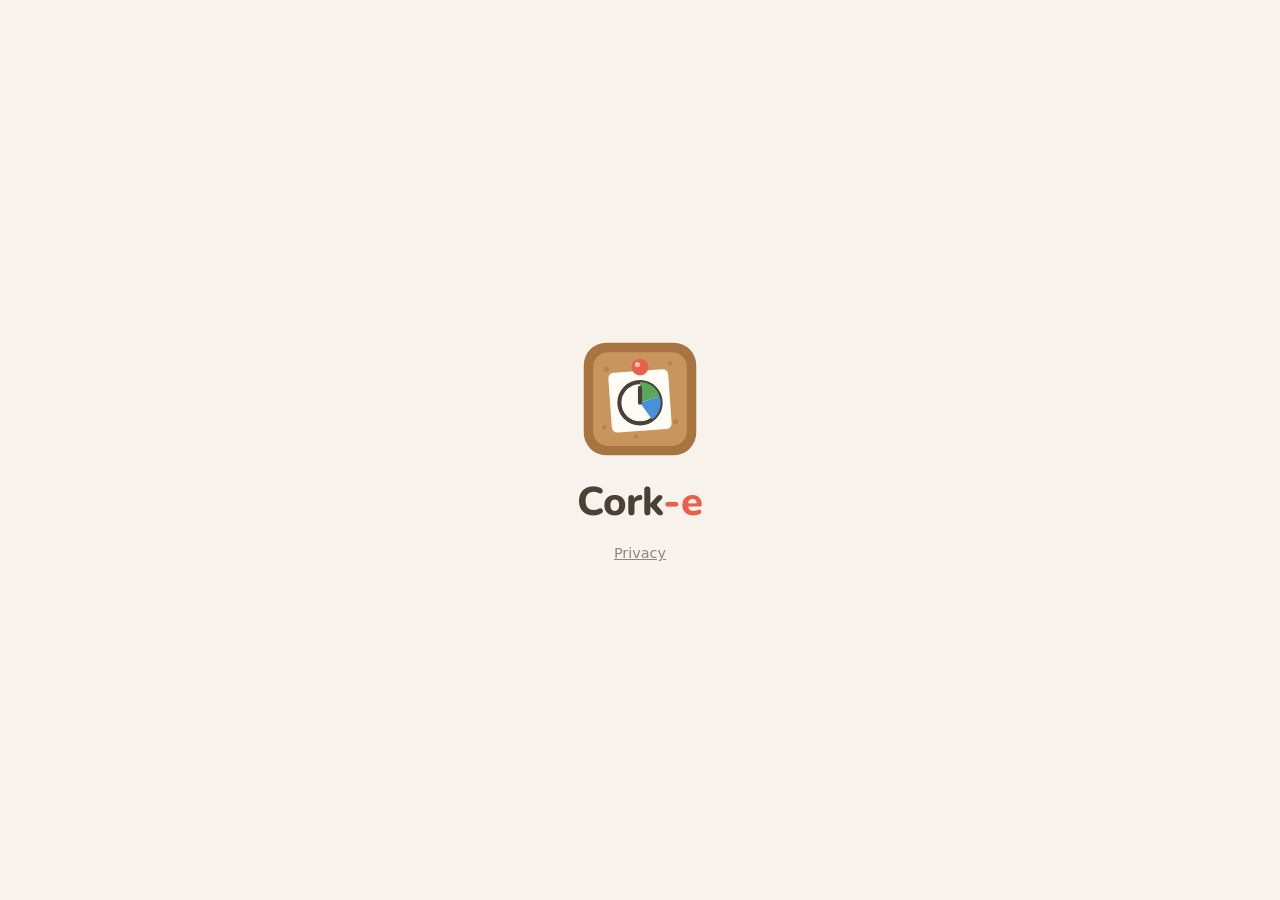
<file: index.html>
<!doctype html>
<html lang="nl">
<head>
  <meta charset="utf-8">
  <meta name="viewport" content="width=device-width, initial-scale=1">
  <meta name="robots" content="noindex">
  <title>Cork-e</title>
  <link rel="icon" href="/logo.svg" type="image/svg+xml">
  <link rel="stylesheet" href="/style.css">
</head>
<body>
  <main>
    <img class="logo" src="/logo.svg" alt="">
    <h1 class="wordmark">Cork<span>-e</span></h1>
    <a class="privacy" href="/privacy.html">Privacy</a>
  </main>
</body>
</html>
</file>
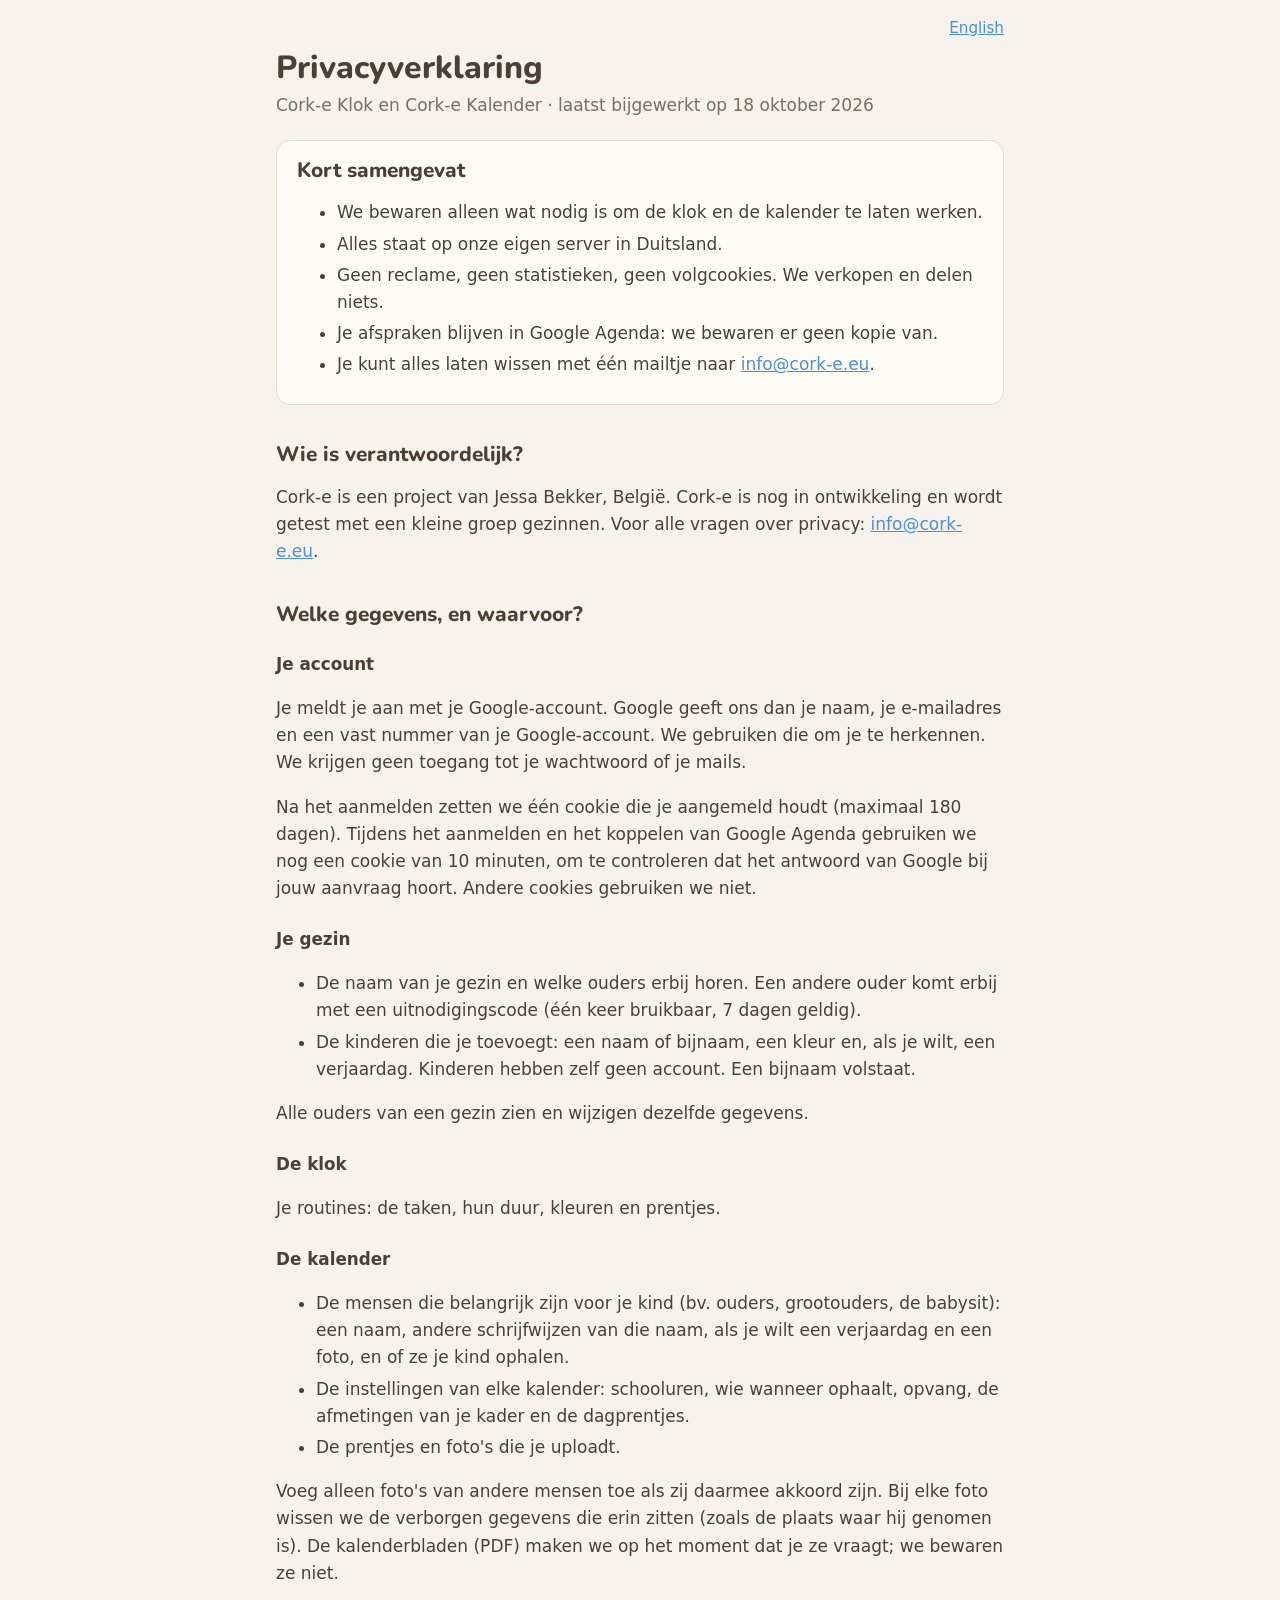
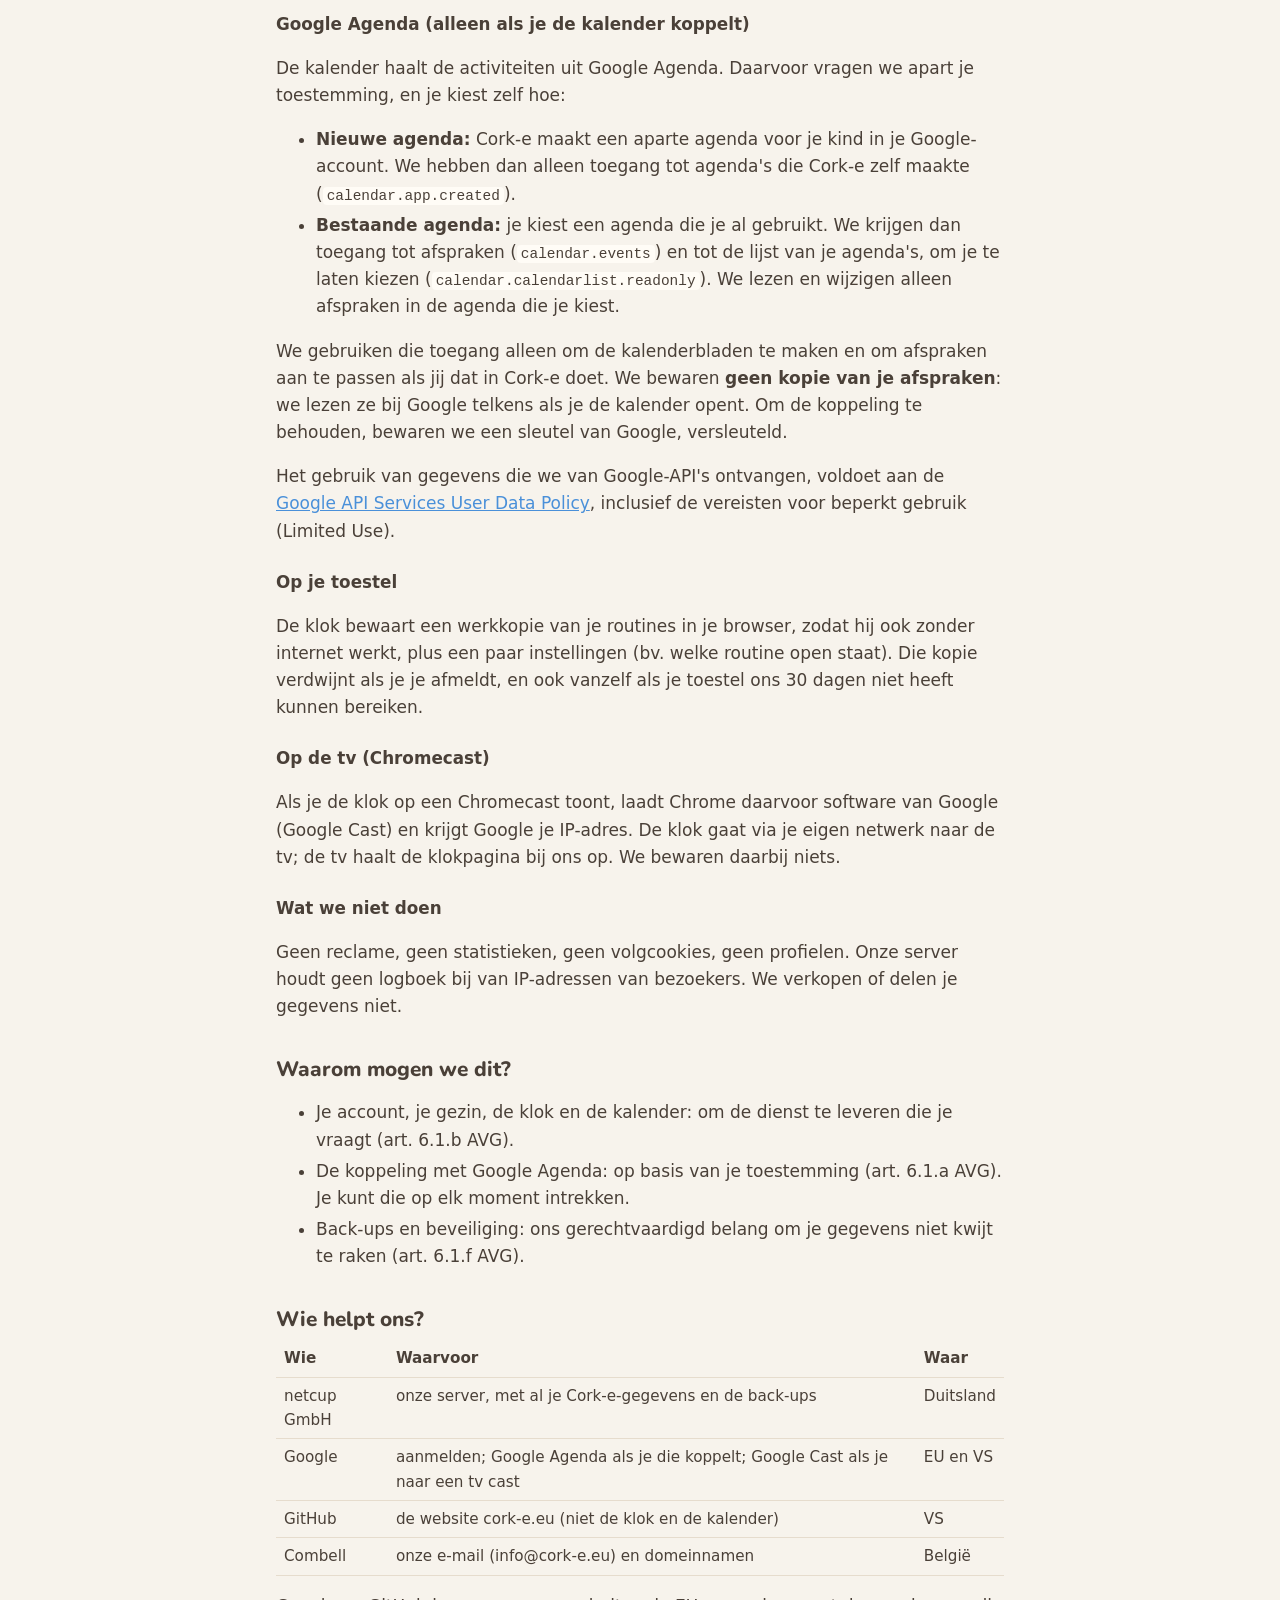
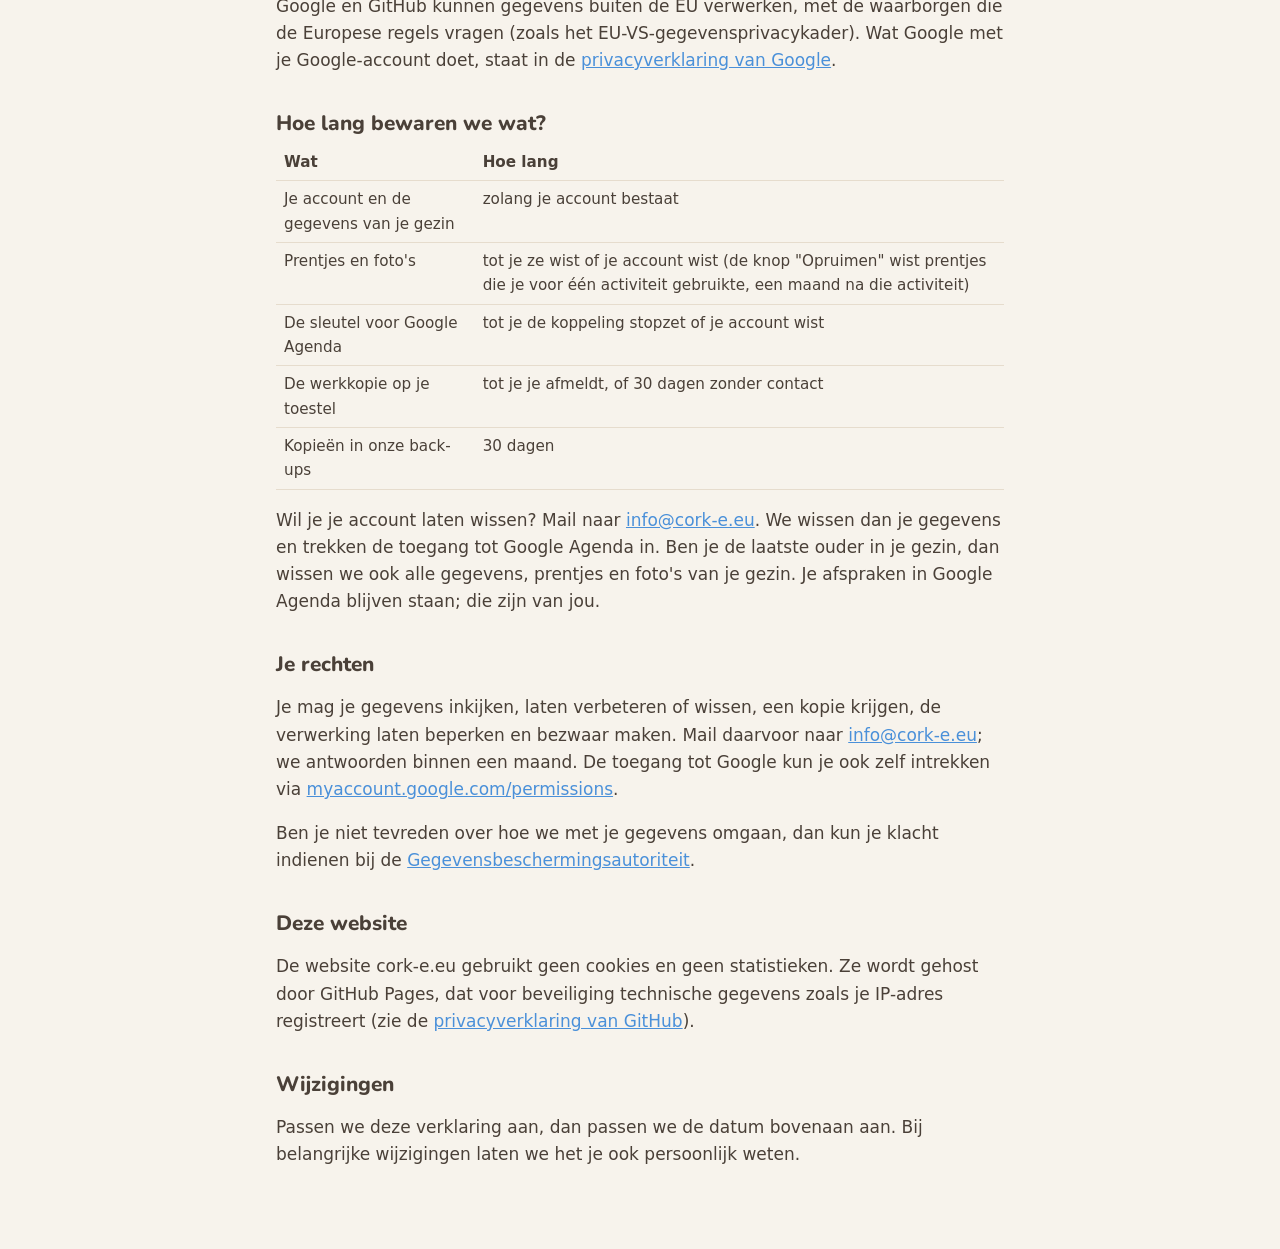
<file: privacy.html>
<!doctype html>
<html lang="nl">
<head>
  <meta charset="utf-8">
  <meta name="viewport" content="width=device-width, initial-scale=1">
  <meta name="robots" content="noindex">
  <title>Privacy · Cork-e</title>
  <link rel="icon" href="/logo.svg" type="image/svg+xml">
  <link rel="alternate" hreflang="en" href="/en/privacy.html">
  <link rel="stylesheet" href="/privacy.css">
</head>
<body>
<main>
  <p class="top"><a href="/en/privacy.html">English</a></p>
  <h1>Privacyverklaring</h1>
  <p class="updated">Cork-e Klok en Cork-e Kalender · laatst bijgewerkt op 18 oktober 2026</p>

  <div class="summary">
    <h2>Kort samengevat</h2>
    <ul>
      <li>We bewaren alleen wat nodig is om de klok en de kalender te laten werken.</li>
      <li>Alles staat op onze eigen server in Duitsland.</li>
      <li>Geen reclame, geen statistieken, geen volgcookies. We verkopen en delen niets.</li>
      <li>Je afspraken blijven in Google Agenda: we bewaren er geen kopie van.</li>
      <li>Je kunt alles laten wissen met één mailtje naar <a href="mailto:info@cork-e.eu">info@cork-e.eu</a>.</li>
    </ul>
  </div>

  <h2>Wie is verantwoordelijk?</h2>
  <p>Cork-e is een project van Jessa Bekker, België. Cork-e is nog in ontwikkeling en wordt
    getest met een kleine groep gezinnen. Voor alle vragen over privacy:
    <a href="mailto:info@cork-e.eu">info@cork-e.eu</a>.</p>

  <h2>Welke gegevens, en waarvoor?</h2>

  <h3>Je account</h3>
  <p>Je meldt je aan met je Google-account. Google geeft ons dan je naam, je e-mailadres en
    een vast nummer van je Google-account. We gebruiken die om je te herkennen. We krijgen
    geen toegang tot je wachtwoord of je mails.</p>
  <p>Na het aanmelden zetten we één cookie die je aangemeld houdt (maximaal 180 dagen).
    Tijdens het aanmelden en het koppelen van Google Agenda gebruiken we nog een cookie van
    10 minuten, om te controleren dat het antwoord van Google bij jouw aanvraag hoort. Andere
    cookies gebruiken we niet.</p>

  <h3>Je gezin</h3>
  <ul>
    <li>De naam van je gezin en welke ouders erbij horen. Een andere ouder komt erbij met
      een uitnodigingscode (één keer bruikbaar, 7 dagen geldig).</li>
    <li>De kinderen die je toevoegt: een naam of bijnaam, een kleur en, als je wilt, een
      verjaardag. Kinderen hebben zelf geen account. Een bijnaam volstaat.</li>
  </ul>
  <p>Alle ouders van een gezin zien en wijzigen dezelfde gegevens.</p>

  <h3>De klok</h3>
  <p>Je routines: de taken, hun duur, kleuren en prentjes.</p>

  <h3>De kalender</h3>
  <ul>
    <li>De mensen die belangrijk zijn voor je kind (bv. ouders, grootouders, de babysit):
      een naam, andere schrijfwijzen van die naam, als je wilt een verjaardag en een foto,
      en of ze je kind ophalen.</li>
    <li>De instellingen van elke kalender: schooluren, wie wanneer ophaalt, opvang, de
      afmetingen van je kader en de dagprentjes.</li>
    <li>De prentjes en foto's die je uploadt.</li>
  </ul>
  <p>Voeg alleen foto's van andere mensen toe als zij daarmee akkoord zijn. Bij elke foto
    wissen we de verborgen gegevens die erin zitten (zoals de plaats waar hij genomen is).
    De kalenderbladen (PDF) maken we op het moment dat je ze vraagt; we bewaren ze niet.</p>

  <h3>Google Agenda (alleen als je de kalender koppelt)</h3>
  <p>De kalender haalt de activiteiten uit Google Agenda. Daarvoor vragen we apart je
    toestemming, en je kiest zelf hoe:</p>
  <ul>
    <li><strong>Nieuwe agenda:</strong> Cork-e maakt een aparte agenda voor je kind in je
      Google-account. We hebben dan alleen toegang tot agenda's die Cork-e zelf maakte
      (<code>calendar.app.created</code>).</li>
    <li><strong>Bestaande agenda:</strong> je kiest een agenda die je al gebruikt. We krijgen
      dan toegang tot afspraken (<code>calendar.events</code>) en tot de lijst van je agenda's,
      om je te laten kiezen (<code>calendar.calendarlist.readonly</code>). We lezen en
      wijzigen alleen afspraken in de agenda die je kiest.</li>
  </ul>
  <p>We gebruiken die toegang alleen om de kalenderbladen te maken en om afspraken aan te
    passen als jij dat in Cork-e doet. We bewaren <strong>geen kopie van je afspraken</strong>:
    we lezen ze bij Google telkens als je de kalender opent. Om de koppeling te behouden,
    bewaren we een sleutel van Google, versleuteld.</p>
  <p>Het gebruik van gegevens die we van Google-API's ontvangen, voldoet aan de
    <a href="https://developers.google.com/terms/api-services-user-data-policy">Google API Services User Data Policy</a>,
    inclusief de vereisten voor beperkt gebruik (Limited Use).</p>

  <h3>Op je toestel</h3>
  <p>De klok bewaart een werkkopie van je routines in je browser, zodat hij ook zonder
    internet werkt, plus een paar instellingen (bv. welke routine open staat). Die kopie
    verdwijnt als je je afmeldt, en ook vanzelf als je toestel ons 30 dagen niet heeft
    kunnen bereiken.</p>

  <h3>Op de tv (Chromecast)</h3>
  <p>Als je de klok op een Chromecast toont, laadt Chrome daarvoor software van Google
    (Google Cast) en krijgt Google je IP-adres. De klok gaat via je eigen netwerk naar de
    tv; de tv haalt de klokpagina bij ons op. We bewaren daarbij niets.</p>

  <h3>Wat we niet doen</h3>
  <p>Geen reclame, geen statistieken, geen volgcookies, geen profielen. Onze server houdt
    geen logboek bij van IP-adressen van bezoekers. We verkopen of delen je gegevens niet.</p>

  <h2>Waarom mogen we dit?</h2>
  <ul>
    <li>Je account, je gezin, de klok en de kalender: om de dienst te leveren die je vraagt
      (art. 6.1.b AVG).</li>
    <li>De koppeling met Google Agenda: op basis van je toestemming (art. 6.1.a AVG). Je kunt
      die op elk moment intrekken.</li>
    <li>Back-ups en beveiliging: ons gerechtvaardigd belang om je gegevens niet kwijt te
      raken (art. 6.1.f AVG).</li>
  </ul>

  <h2>Wie helpt ons?</h2>
  <table>
    <tr><th>Wie</th><th>Waarvoor</th><th>Waar</th></tr>
    <tr><td>netcup GmbH</td><td>onze server, met al je Cork-e-gegevens en de back-ups</td><td>Duitsland</td></tr>
    <tr><td>Google</td><td>aanmelden; Google Agenda als je die koppelt; Google Cast als je naar een tv cast</td><td>EU en VS</td></tr>
    <tr><td>GitHub</td><td>de website cork-e.eu (niet de klok en de kalender)</td><td>VS</td></tr>
    <tr><td>Combell</td><td>onze e-mail (info@cork-e.eu) en domeinnamen</td><td>België</td></tr>
  </table>
  <p>Google en GitHub kunnen gegevens buiten de EU verwerken, met de waarborgen die de
    Europese regels vragen (zoals het EU-VS-gegevensprivacykader). Wat Google met je
    Google-account doet, staat in de <a href="https://policies.google.com/privacy?hl=nl">privacyverklaring van Google</a>.</p>

  <h2>Hoe lang bewaren we wat?</h2>
  <table>
    <tr><th>Wat</th><th>Hoe lang</th></tr>
    <tr><td>Je account en de gegevens van je gezin</td><td>zolang je account bestaat</td></tr>
    <tr><td>Prentjes en foto's</td><td>tot je ze wist of je account wist (de knop "Opruimen" wist prentjes die je voor één activiteit gebruikte, een maand na die activiteit)</td></tr>
    <tr><td>De sleutel voor Google Agenda</td><td>tot je de koppeling stopzet of je account wist</td></tr>
    <tr><td>De werkkopie op je toestel</td><td>tot je je afmeldt, of 30 dagen zonder contact</td></tr>
    <tr><td>Kopieën in onze back-ups</td><td>30 dagen</td></tr>
  </table>
  <p>Wil je je account laten wissen? Mail naar <a href="mailto:info@cork-e.eu">info@cork-e.eu</a>.
    We wissen dan je gegevens en trekken de toegang tot Google Agenda in. Ben je de laatste
    ouder in je gezin, dan wissen we ook alle gegevens, prentjes en foto's van je gezin. Je
    afspraken in Google Agenda blijven staan; die zijn van jou.</p>

  <h2>Je rechten</h2>
  <p>Je mag je gegevens inkijken, laten verbeteren of wissen, een kopie krijgen, de
    verwerking laten beperken en bezwaar maken. Mail daarvoor naar
    <a href="mailto:info@cork-e.eu">info@cork-e.eu</a>; we antwoorden binnen een maand.
    De toegang tot Google kun je ook zelf intrekken via
    <a href="https://myaccount.google.com/permissions">myaccount.google.com/permissions</a>.</p>
  <p>Ben je niet tevreden over hoe we met je gegevens omgaan, dan kun je klacht indienen bij
    de <a href="https://www.gegevensbeschermingsautoriteit.be">Gegevensbeschermingsautoriteit</a>.</p>

  <h2>Deze website</h2>
  <p>De website cork-e.eu gebruikt geen cookies en geen statistieken. Ze wordt gehost door
    GitHub Pages, dat voor beveiliging technische gegevens zoals je IP-adres registreert
    (zie de <a href="https://docs.github.com/en/site-policy/privacy-policies/github-general-privacy-statement">privacyverklaring van GitHub</a>).</p>

  <h2>Wijzigingen</h2>
  <p>Passen we deze verklaring aan, dan passen we de datum bovenaan aan. Bij belangrijke
    wijzigingen laten we het je ook persoonlijk weten.</p>
</main>
</body>
</html>
</file>
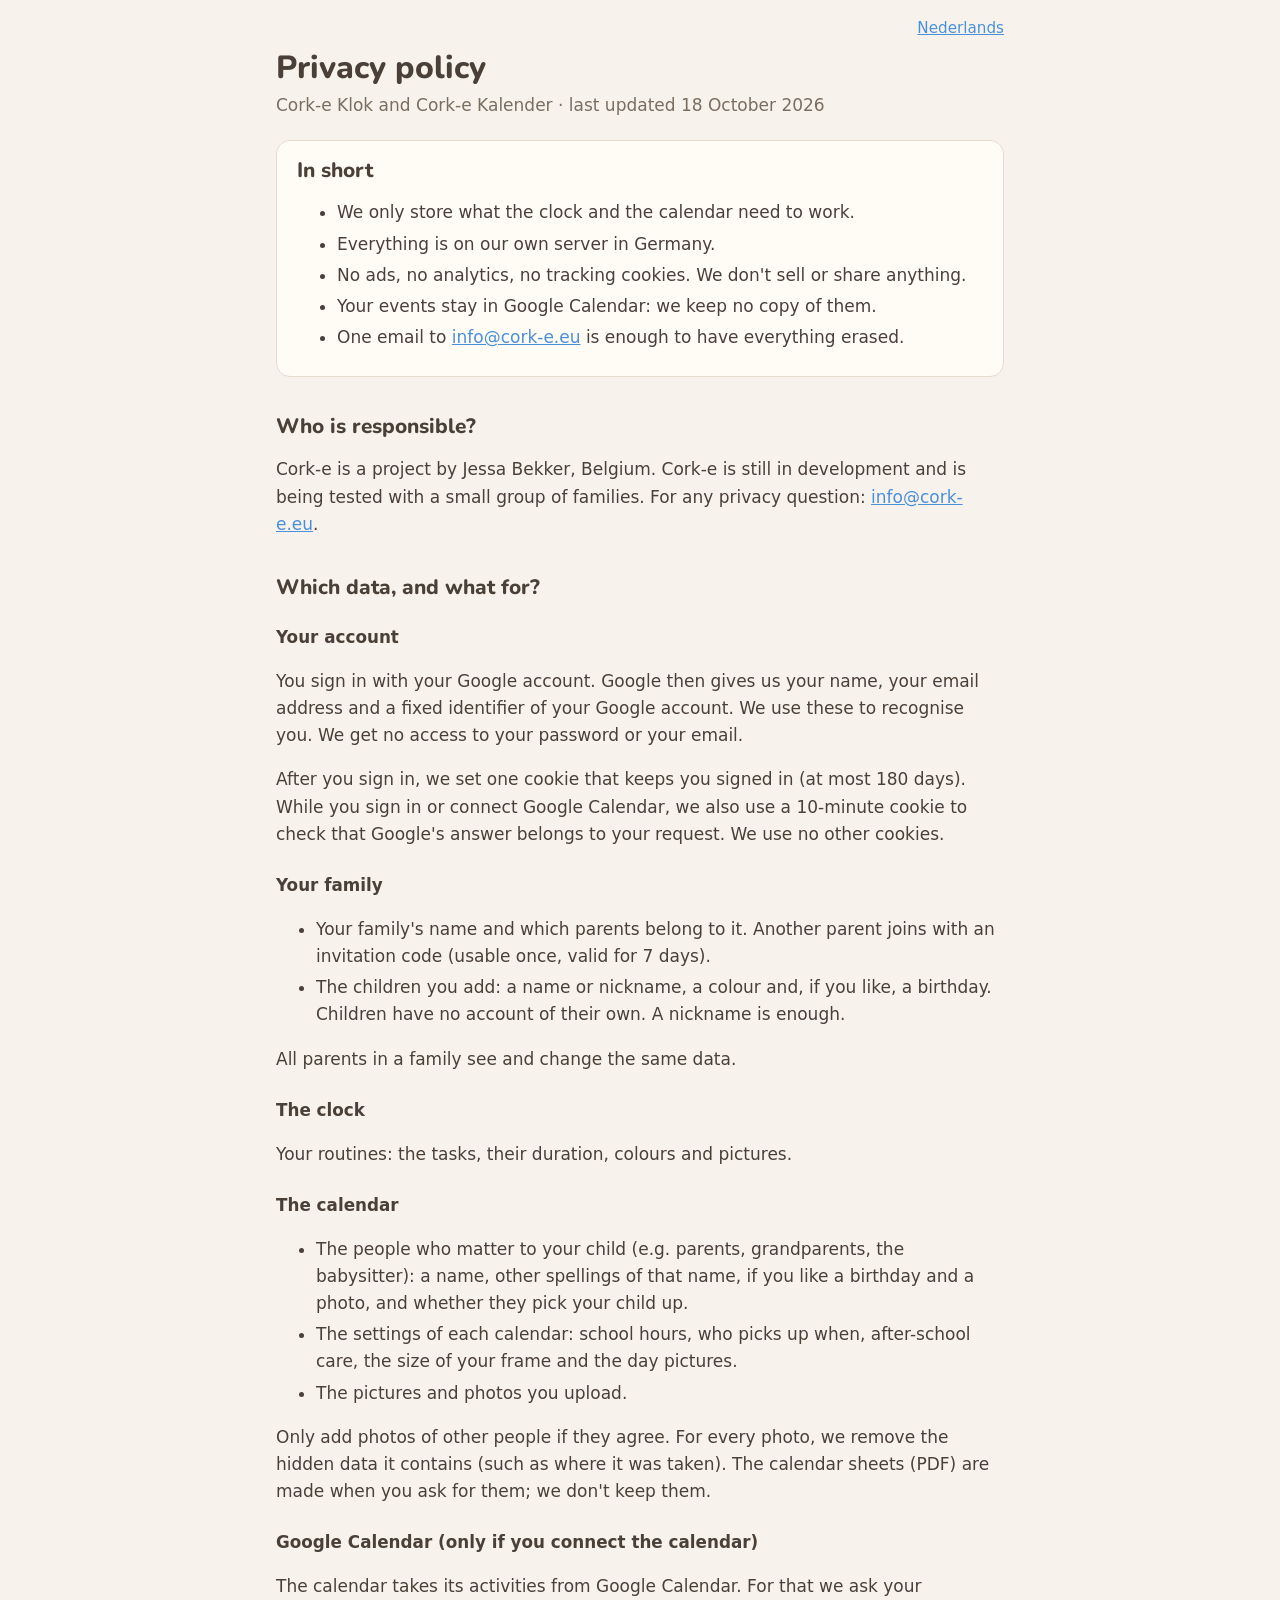
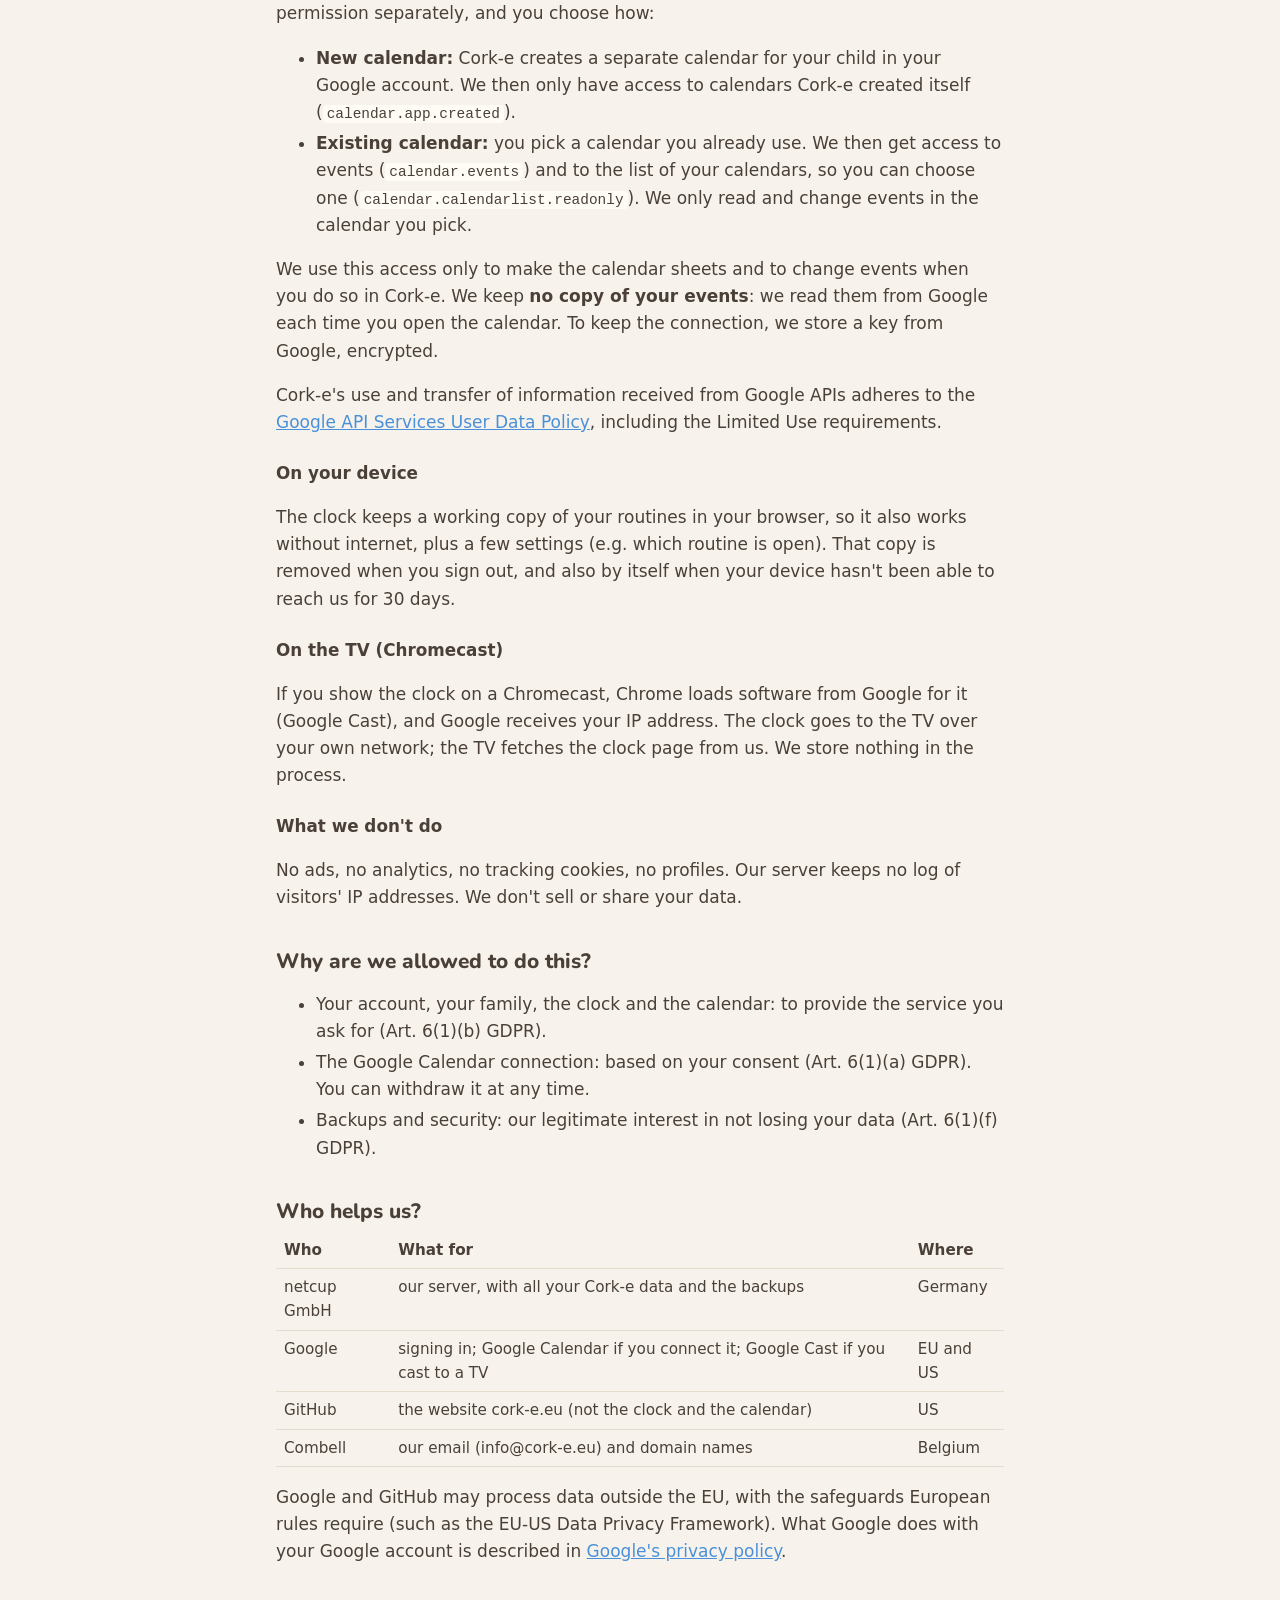
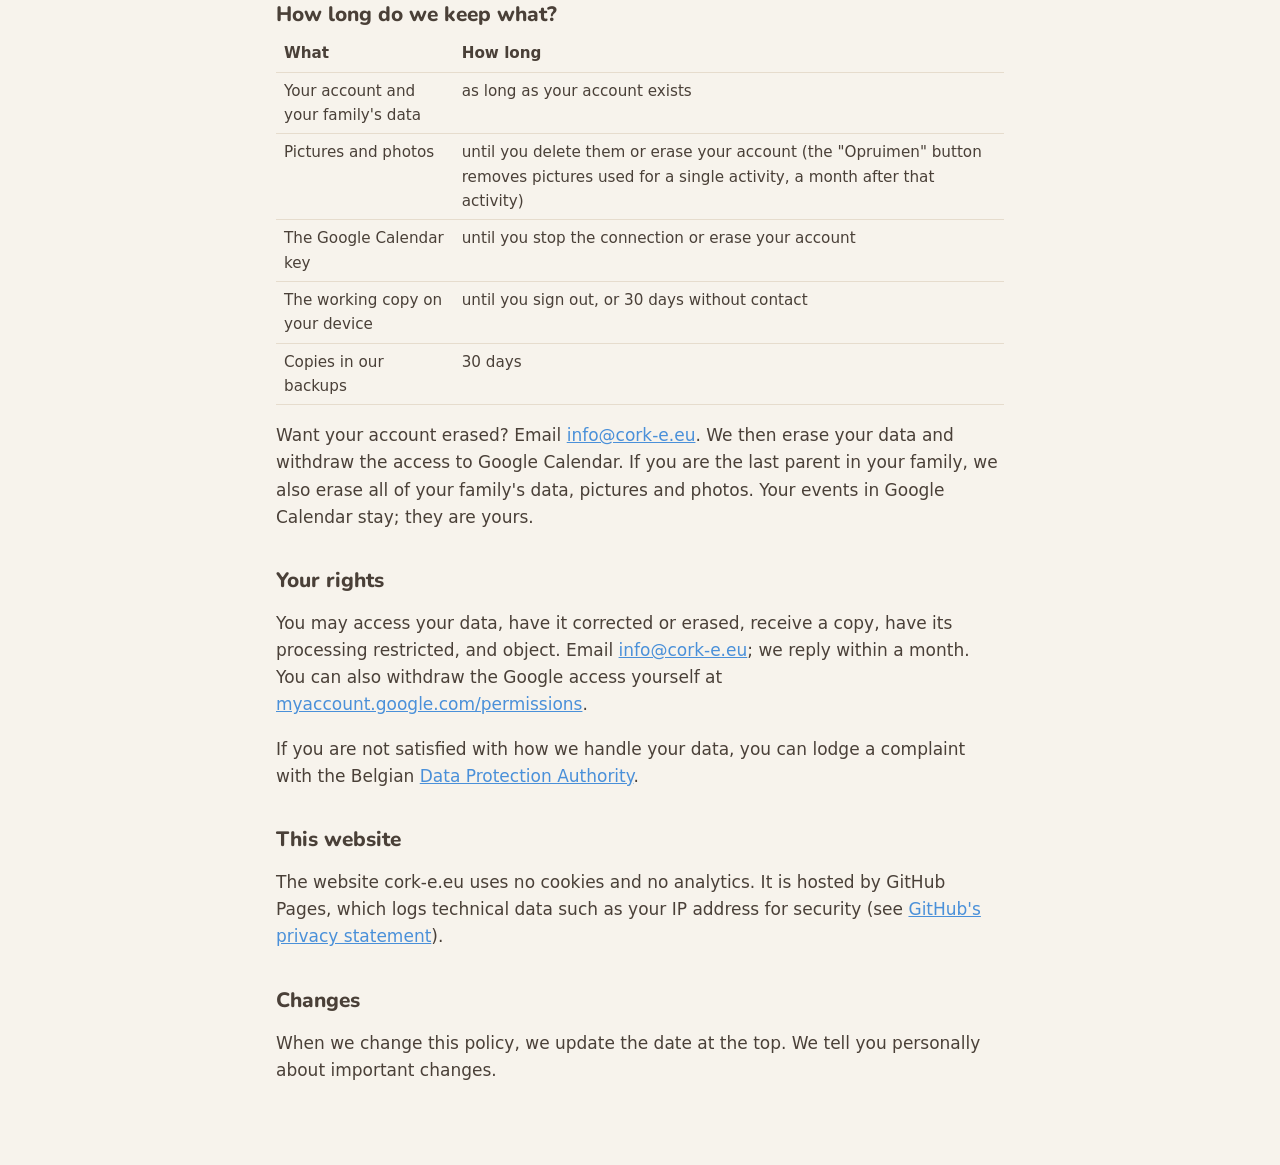
<file: en/privacy.html>
<!doctype html>
<html lang="en">
<head>
  <meta charset="utf-8">
  <meta name="viewport" content="width=device-width, initial-scale=1">
  <meta name="robots" content="noindex">
  <title>Privacy policy · Cork-e</title>
  <link rel="icon" href="/logo.svg" type="image/svg+xml">
  <link rel="alternate" hreflang="nl" href="/privacy.html">
  <link rel="stylesheet" href="/privacy.css">
</head>
<body>
<main>
  <p class="top"><a href="/privacy.html">Nederlands</a></p>
  <h1>Privacy policy</h1>
  <p class="updated">Cork-e Klok and Cork-e Kalender · last updated 18 October 2026</p>

  <div class="summary">
    <h2>In short</h2>
    <ul>
      <li>We only store what the clock and the calendar need to work.</li>
      <li>Everything is on our own server in Germany.</li>
      <li>No ads, no analytics, no tracking cookies. We don't sell or share anything.</li>
      <li>Your events stay in Google Calendar: we keep no copy of them.</li>
      <li>One email to <a href="mailto:info@cork-e.eu">info@cork-e.eu</a> is enough to have everything erased.</li>
    </ul>
  </div>

  <h2>Who is responsible?</h2>
  <p>Cork-e is a project by Jessa Bekker, Belgium. Cork-e is still in development and is
    being tested with a small group of families. For any privacy question:
    <a href="mailto:info@cork-e.eu">info@cork-e.eu</a>.</p>

  <h2>Which data, and what for?</h2>

  <h3>Your account</h3>
  <p>You sign in with your Google account. Google then gives us your name, your email
    address and a fixed identifier of your Google account. We use these to recognise you.
    We get no access to your password or your email.</p>
  <p>After you sign in, we set one cookie that keeps you signed in (at most 180 days).
    While you sign in or connect Google Calendar, we also use a 10-minute cookie to check
    that Google's answer belongs to your request. We use no other cookies.</p>

  <h3>Your family</h3>
  <ul>
    <li>Your family's name and which parents belong to it. Another parent joins with an
      invitation code (usable once, valid for 7 days).</li>
    <li>The children you add: a name or nickname, a colour and, if you like, a birthday.
      Children have no account of their own. A nickname is enough.</li>
  </ul>
  <p>All parents in a family see and change the same data.</p>

  <h3>The clock</h3>
  <p>Your routines: the tasks, their duration, colours and pictures.</p>

  <h3>The calendar</h3>
  <ul>
    <li>The people who matter to your child (e.g. parents, grandparents, the babysitter):
      a name, other spellings of that name, if you like a birthday and a photo, and whether
      they pick your child up.</li>
    <li>The settings of each calendar: school hours, who picks up when, after-school care,
      the size of your frame and the day pictures.</li>
    <li>The pictures and photos you upload.</li>
  </ul>
  <p>Only add photos of other people if they agree. For every photo, we remove the hidden
    data it contains (such as where it was taken). The calendar sheets (PDF) are made when
    you ask for them; we don't keep them.</p>

  <h3>Google Calendar (only if you connect the calendar)</h3>
  <p>The calendar takes its activities from Google Calendar. For that we ask your
    permission separately, and you choose how:</p>
  <ul>
    <li><strong>New calendar:</strong> Cork-e creates a separate calendar for your child in
      your Google account. We then only have access to calendars Cork-e created itself
      (<code>calendar.app.created</code>).</li>
    <li><strong>Existing calendar:</strong> you pick a calendar you already use. We then get
      access to events (<code>calendar.events</code>) and to the list of your calendars, so
      you can choose one (<code>calendar.calendarlist.readonly</code>). We only read and
      change events in the calendar you pick.</li>
  </ul>
  <p>We use this access only to make the calendar sheets and to change events when you do
    so in Cork-e. We keep <strong>no copy of your events</strong>: we read them from Google
    each time you open the calendar. To keep the connection, we store a key from Google,
    encrypted.</p>
  <p>Cork-e's use and transfer of information received from Google APIs adheres to the
    <a href="https://developers.google.com/terms/api-services-user-data-policy">Google API Services User Data Policy</a>,
    including the Limited Use requirements.</p>

  <h3>On your device</h3>
  <p>The clock keeps a working copy of your routines in your browser, so it also works
    without internet, plus a few settings (e.g. which routine is open). That copy is removed
    when you sign out, and also by itself when your device hasn't been able to reach us for
    30 days.</p>

  <h3>On the TV (Chromecast)</h3>
  <p>If you show the clock on a Chromecast, Chrome loads software from Google for it
    (Google Cast), and Google receives your IP address. The clock goes to the TV over your
    own network; the TV fetches the clock page from us. We store nothing in the process.</p>

  <h3>What we don't do</h3>
  <p>No ads, no analytics, no tracking cookies, no profiles. Our server keeps no log of
    visitors' IP addresses. We don't sell or share your data.</p>

  <h2>Why are we allowed to do this?</h2>
  <ul>
    <li>Your account, your family, the clock and the calendar: to provide the service you
      ask for (Art. 6(1)(b) GDPR).</li>
    <li>The Google Calendar connection: based on your consent (Art. 6(1)(a) GDPR). You can
      withdraw it at any time.</li>
    <li>Backups and security: our legitimate interest in not losing your data
      (Art. 6(1)(f) GDPR).</li>
  </ul>

  <h2>Who helps us?</h2>
  <table>
    <tr><th>Who</th><th>What for</th><th>Where</th></tr>
    <tr><td>netcup GmbH</td><td>our server, with all your Cork-e data and the backups</td><td>Germany</td></tr>
    <tr><td>Google</td><td>signing in; Google Calendar if you connect it; Google Cast if you cast to a TV</td><td>EU and US</td></tr>
    <tr><td>GitHub</td><td>the website cork-e.eu (not the clock and the calendar)</td><td>US</td></tr>
    <tr><td>Combell</td><td>our email (info@cork-e.eu) and domain names</td><td>Belgium</td></tr>
  </table>
  <p>Google and GitHub may process data outside the EU, with the safeguards European rules
    require (such as the EU-US Data Privacy Framework). What Google does with your Google
    account is described in <a href="https://policies.google.com/privacy">Google's privacy policy</a>.</p>

  <h2>How long do we keep what?</h2>
  <table>
    <tr><th>What</th><th>How long</th></tr>
    <tr><td>Your account and your family's data</td><td>as long as your account exists</td></tr>
    <tr><td>Pictures and photos</td><td>until you delete them or erase your account (the "Opruimen" button removes pictures used for a single activity, a month after that activity)</td></tr>
    <tr><td>The Google Calendar key</td><td>until you stop the connection or erase your account</td></tr>
    <tr><td>The working copy on your device</td><td>until you sign out, or 30 days without contact</td></tr>
    <tr><td>Copies in our backups</td><td>30 days</td></tr>
  </table>
  <p>Want your account erased? Email <a href="mailto:info@cork-e.eu">info@cork-e.eu</a>.
    We then erase your data and withdraw the access to Google Calendar. If you are the last
    parent in your family, we also erase all of your family's data, pictures and photos.
    Your events in Google Calendar stay; they are yours.</p>

  <h2>Your rights</h2>
  <p>You may access your data, have it corrected or erased, receive a copy, have its
    processing restricted, and object. Email <a href="mailto:info@cork-e.eu">info@cork-e.eu</a>;
    we reply within a month. You can also withdraw the Google access yourself at
    <a href="https://myaccount.google.com/permissions">myaccount.google.com/permissions</a>.</p>
  <p>If you are not satisfied with how we handle your data, you can lodge a complaint with
    the Belgian <a href="https://www.dataprotectionauthority.be">Data Protection Authority</a>.</p>

  <h2>This website</h2>
  <p>The website cork-e.eu uses no cookies and no analytics. It is hosted by GitHub Pages,
    which logs technical data such as your IP address for security
    (see <a href="https://docs.github.com/en/site-policy/privacy-policies/github-general-privacy-statement">GitHub's privacy statement</a>).</p>

  <h2>Changes</h2>
  <p>When we change this policy, we update the date at the top. We tell you personally
    about important changes.</p>
</main>
</body>
</html>
</file>
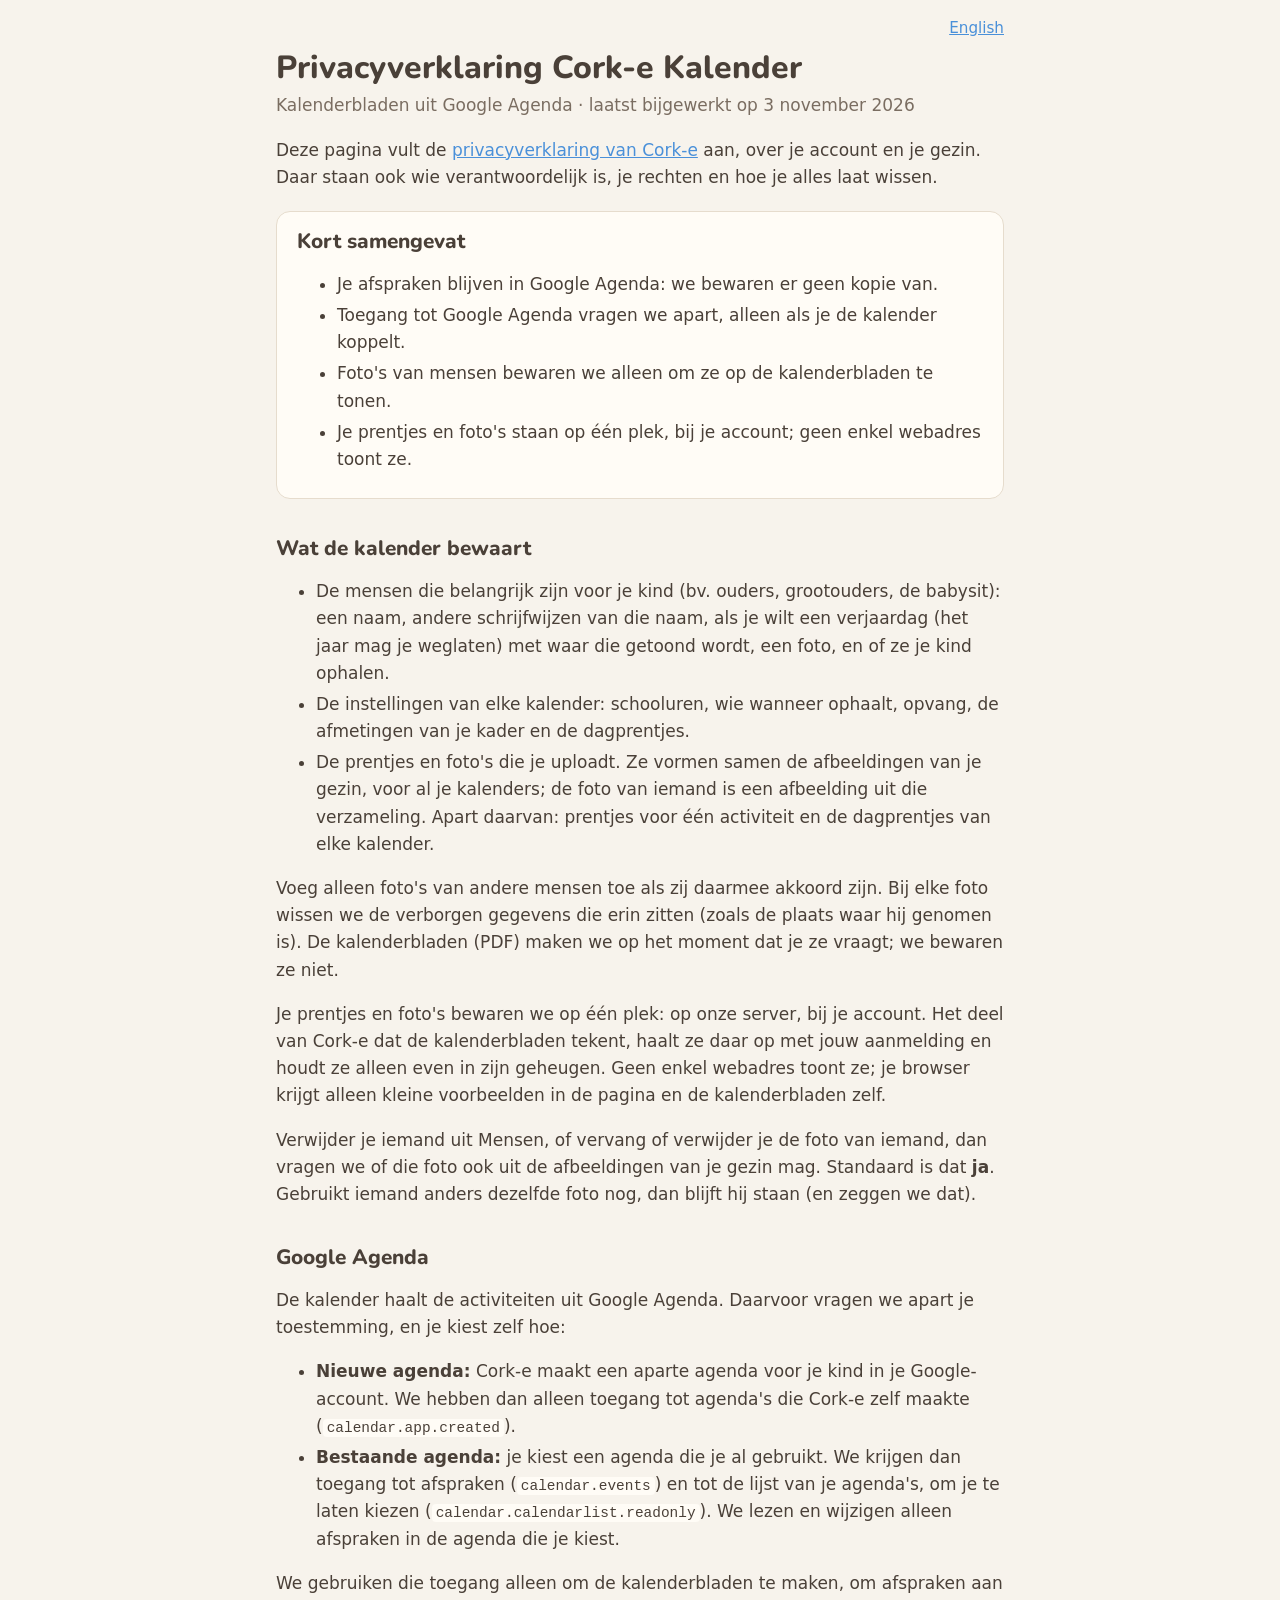
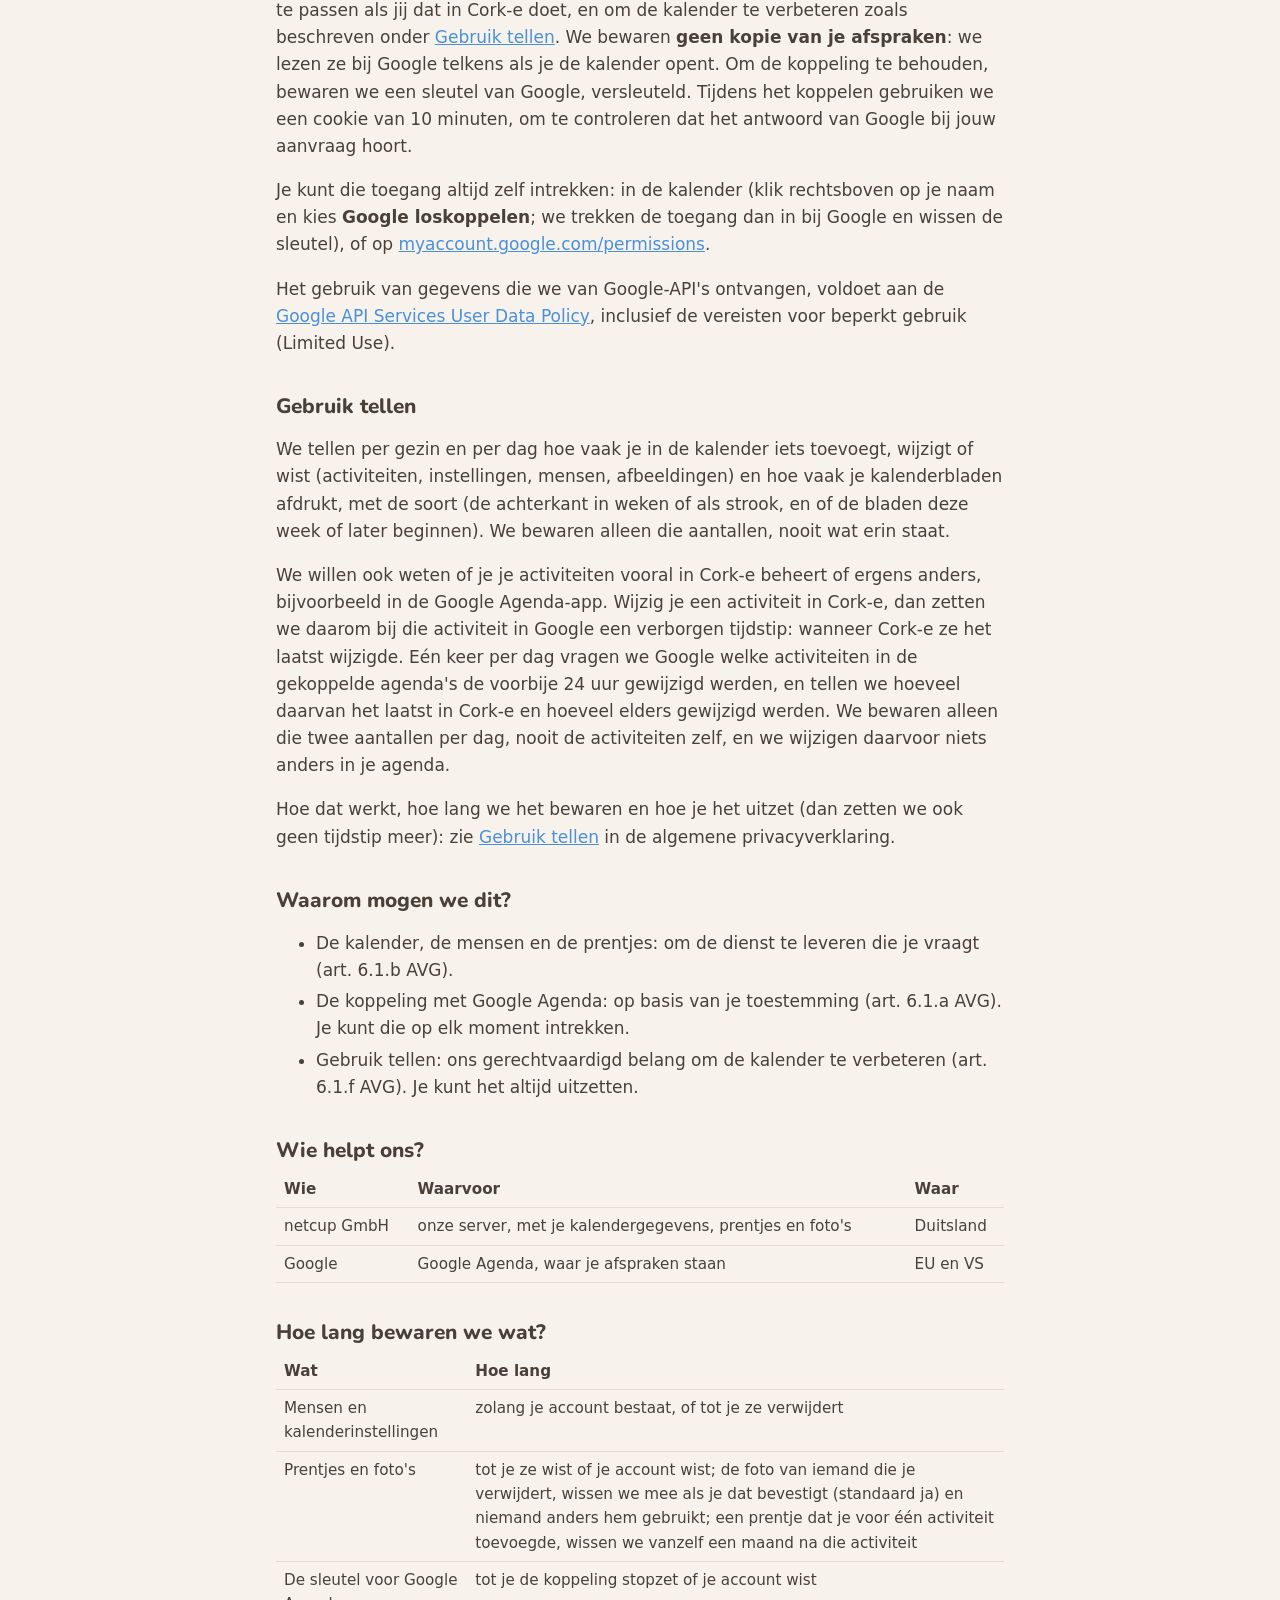
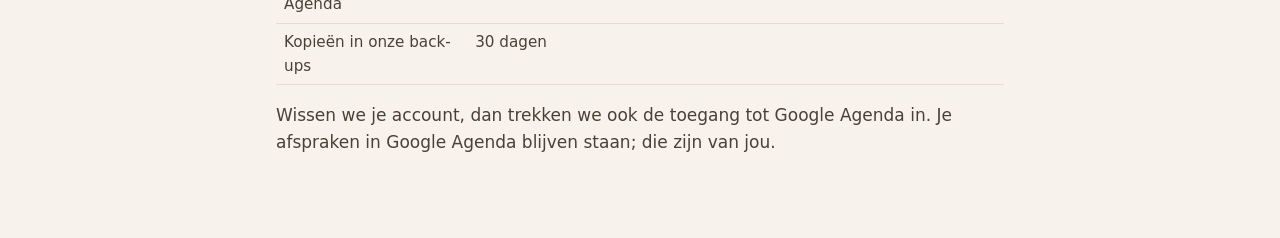
<file: site/privacy-kalender.html>
<!doctype html>
<html lang="nl">
<head>
  <meta charset="utf-8">
  <meta name="viewport" content="width=device-width, initial-scale=1">
  <meta name="robots" content="noindex">
  <title>Privacy Cork-e Kalender</title>
  <link rel="icon" href="/logo.svg" type="image/svg+xml">
  <link rel="alternate" hreflang="en" href="/en/privacy-kalender.html">
  <link rel="stylesheet" href="/privacy.css">
</head>
<body>
<main>
  <p class="top"><a href="/en/privacy-kalender.html">English</a></p>
  <h1>Privacyverklaring Cork-e Kalender</h1>
  <p class="updated">Kalenderbladen uit Google Agenda · laatst bijgewerkt op 3 november 2026</p>

  <p>Deze pagina vult de <a href="/privacy.html">privacyverklaring van Cork-e</a> aan, over
    je account en je gezin. Daar staan ook wie verantwoordelijk is, je rechten en hoe je
    alles laat wissen.</p>

  <div class="summary">
    <h2>Kort samengevat</h2>
    <ul>
      <li>Je afspraken blijven in Google Agenda: we bewaren er geen kopie van.</li>
      <li>Toegang tot Google Agenda vragen we apart, alleen als je de kalender koppelt.</li>
      <li>Foto's van mensen bewaren we alleen om ze op de kalenderbladen te tonen.</li>
      <li>Je prentjes en foto's staan op één plek, bij je account; geen enkel webadres toont ze.</li>
    </ul>
  </div>

  <h2>Wat de kalender bewaart</h2>
  <ul>
    <li>De mensen die belangrijk zijn voor je kind (bv. ouders, grootouders, de babysit):
      een naam, andere schrijfwijzen van die naam, als je wilt een verjaardag (het jaar mag
      je weglaten) met waar die getoond wordt, een foto, en of ze je kind ophalen.</li>
    <li>De instellingen van elke kalender: schooluren, wie wanneer ophaalt, opvang, de
      afmetingen van je kader en de dagprentjes.</li>
    <li>De prentjes en foto's die je uploadt. Ze vormen samen de afbeeldingen van je gezin,
      voor al je kalenders; de foto van iemand is een afbeelding uit die verzameling. Apart
      daarvan: prentjes voor één activiteit en de dagprentjes van elke kalender.</li>
  </ul>
  <p>Voeg alleen foto's van andere mensen toe als zij daarmee akkoord zijn. Bij elke foto
    wissen we de verborgen gegevens die erin zitten (zoals de plaats waar hij genomen is).
    De kalenderbladen (PDF) maken we op het moment dat je ze vraagt; we bewaren ze niet.</p>
  <p>Je prentjes en foto's bewaren we op één plek: op onze server, bij je account. Het deel
    van Cork-e dat de kalenderbladen tekent, haalt ze daar op met jouw aanmelding en houdt ze
    alleen even in zijn geheugen. Geen enkel webadres toont ze; je browser krijgt alleen kleine
    voorbeelden in de pagina en de kalenderbladen zelf.</p>
  <p>Verwijder je iemand uit Mensen, of vervang of verwijder je de foto van iemand, dan vragen
    we of die foto ook uit de afbeeldingen van je gezin mag. Standaard is dat <strong>ja</strong>.
    Gebruikt iemand anders dezelfde foto nog, dan blijft hij staan (en zeggen we dat).</p>

  <h2>Google Agenda</h2>
  <p>De kalender haalt de activiteiten uit Google Agenda. Daarvoor vragen we apart je
    toestemming, en je kiest zelf hoe:</p>
  <ul>
    <li><strong>Nieuwe agenda:</strong> Cork-e maakt een aparte agenda voor je kind in je
      Google-account. We hebben dan alleen toegang tot agenda's die Cork-e zelf maakte
      (<code>calendar.app.created</code>).</li>
    <li><strong>Bestaande agenda:</strong> je kiest een agenda die je al gebruikt. We krijgen
      dan toegang tot afspraken (<code>calendar.events</code>) en tot de lijst van je agenda's,
      om je te laten kiezen (<code>calendar.calendarlist.readonly</code>). We lezen en
      wijzigen alleen afspraken in de agenda die je kiest.</li>
  </ul>
  <p>We gebruiken die toegang alleen om de kalenderbladen te maken, om afspraken aan te
    passen als jij dat in Cork-e doet, en om de kalender te verbeteren zoals beschreven onder
    <a href="#gebruik">Gebruik tellen</a>. We bewaren <strong>geen kopie van je afspraken</strong>:
    we lezen ze bij Google telkens als je de kalender opent. Om de koppeling te behouden,
    bewaren we een sleutel van Google, versleuteld. Tijdens het koppelen gebruiken we een
    cookie van 10 minuten, om te controleren dat het antwoord van Google bij jouw aanvraag
    hoort.</p>
  <p>Je kunt die toegang altijd zelf intrekken: in de kalender (klik rechtsboven op je naam en
    kies <strong>Google loskoppelen</strong>; we trekken de toegang dan in bij Google en wissen de
    sleutel), of op <a href="https://myaccount.google.com/permissions">myaccount.google.com/permissions</a>.</p>
  <p>Het gebruik van gegevens die we van Google-API's ontvangen, voldoet aan de
    <a href="https://developers.google.com/terms/api-services-user-data-policy">Google API Services User Data Policy</a>,
    inclusief de vereisten voor beperkt gebruik (Limited Use).</p>

  <h2 id="gebruik">Gebruik tellen</h2>
  <p>We tellen per gezin en per dag hoe vaak je in de kalender iets toevoegt, wijzigt of wist
    (activiteiten, instellingen, mensen, afbeeldingen) en hoe vaak je kalenderbladen afdrukt,
    met de soort (de achterkant in weken of als strook, en of de bladen deze week of later
    beginnen). We bewaren alleen die aantallen, nooit wat erin staat.</p>
  <p>We willen ook weten of je je activiteiten vooral in Cork-e beheert of ergens anders,
    bijvoorbeeld in de Google Agenda-app. Wijzig je een activiteit in Cork-e, dan zetten we
    daarom bij die activiteit in Google een verborgen tijdstip: wanneer Cork-e ze het laatst
    wijzigde. Eén keer per dag vragen we Google welke activiteiten in de gekoppelde agenda's
    de voorbije 24 uur gewijzigd werden, en tellen we hoeveel daarvan het laatst in Cork-e en
    hoeveel elders gewijzigd werden. We bewaren alleen die twee aantallen per dag, nooit de
    activiteiten zelf, en we wijzigen daarvoor niets anders in je agenda.</p>
  <p>Hoe dat werkt, hoe lang we het bewaren en hoe je het uitzet (dan zetten we ook geen
    tijdstip meer): zie <a href="/privacy.html#gebruik">Gebruik tellen</a> in de
    algemene privacyverklaring.</p>

  <h2>Waarom mogen we dit?</h2>
  <ul>
    <li>De kalender, de mensen en de prentjes: om de dienst te leveren die je vraagt
      (art. 6.1.b AVG).</li>
    <li>De koppeling met Google Agenda: op basis van je toestemming (art. 6.1.a AVG). Je kunt
      die op elk moment intrekken.</li>
    <li>Gebruik tellen: ons gerechtvaardigd belang om de kalender te verbeteren
      (art. 6.1.f AVG). Je kunt het altijd uitzetten.</li>
  </ul>

  <h2>Wie helpt ons?</h2>
  <table>
    <tr><th>Wie</th><th>Waarvoor</th><th>Waar</th></tr>
    <tr><td>netcup GmbH</td><td>onze server, met je kalendergegevens, prentjes en foto's</td><td>Duitsland</td></tr>
    <tr><td>Google</td><td>Google Agenda, waar je afspraken staan</td><td>EU en VS</td></tr>
  </table>

  <h2>Hoe lang bewaren we wat?</h2>
  <table>
    <tr><th>Wat</th><th>Hoe lang</th></tr>
    <tr><td>Mensen en kalenderinstellingen</td><td>zolang je account bestaat, of tot je ze verwijdert</td></tr>
    <tr><td>Prentjes en foto's</td><td>tot je ze wist of je account wist; de foto van iemand die je verwijdert, wissen we mee als je dat bevestigt (standaard ja) en niemand anders hem gebruikt; een prentje dat je voor één activiteit toevoegde, wissen we vanzelf een maand na die activiteit</td></tr>
    <tr><td>De sleutel voor Google Agenda</td><td>tot je de koppeling stopzet of je account wist</td></tr>
    <tr><td>Kopieën in onze back-ups</td><td>30 dagen</td></tr>
  </table>
  <p>Wissen we je account, dan trekken we ook de toegang tot Google Agenda in. Je afspraken
    in Google Agenda blijven staan; die zijn van jou.</p>
</main>
</body>
</html>
</file>
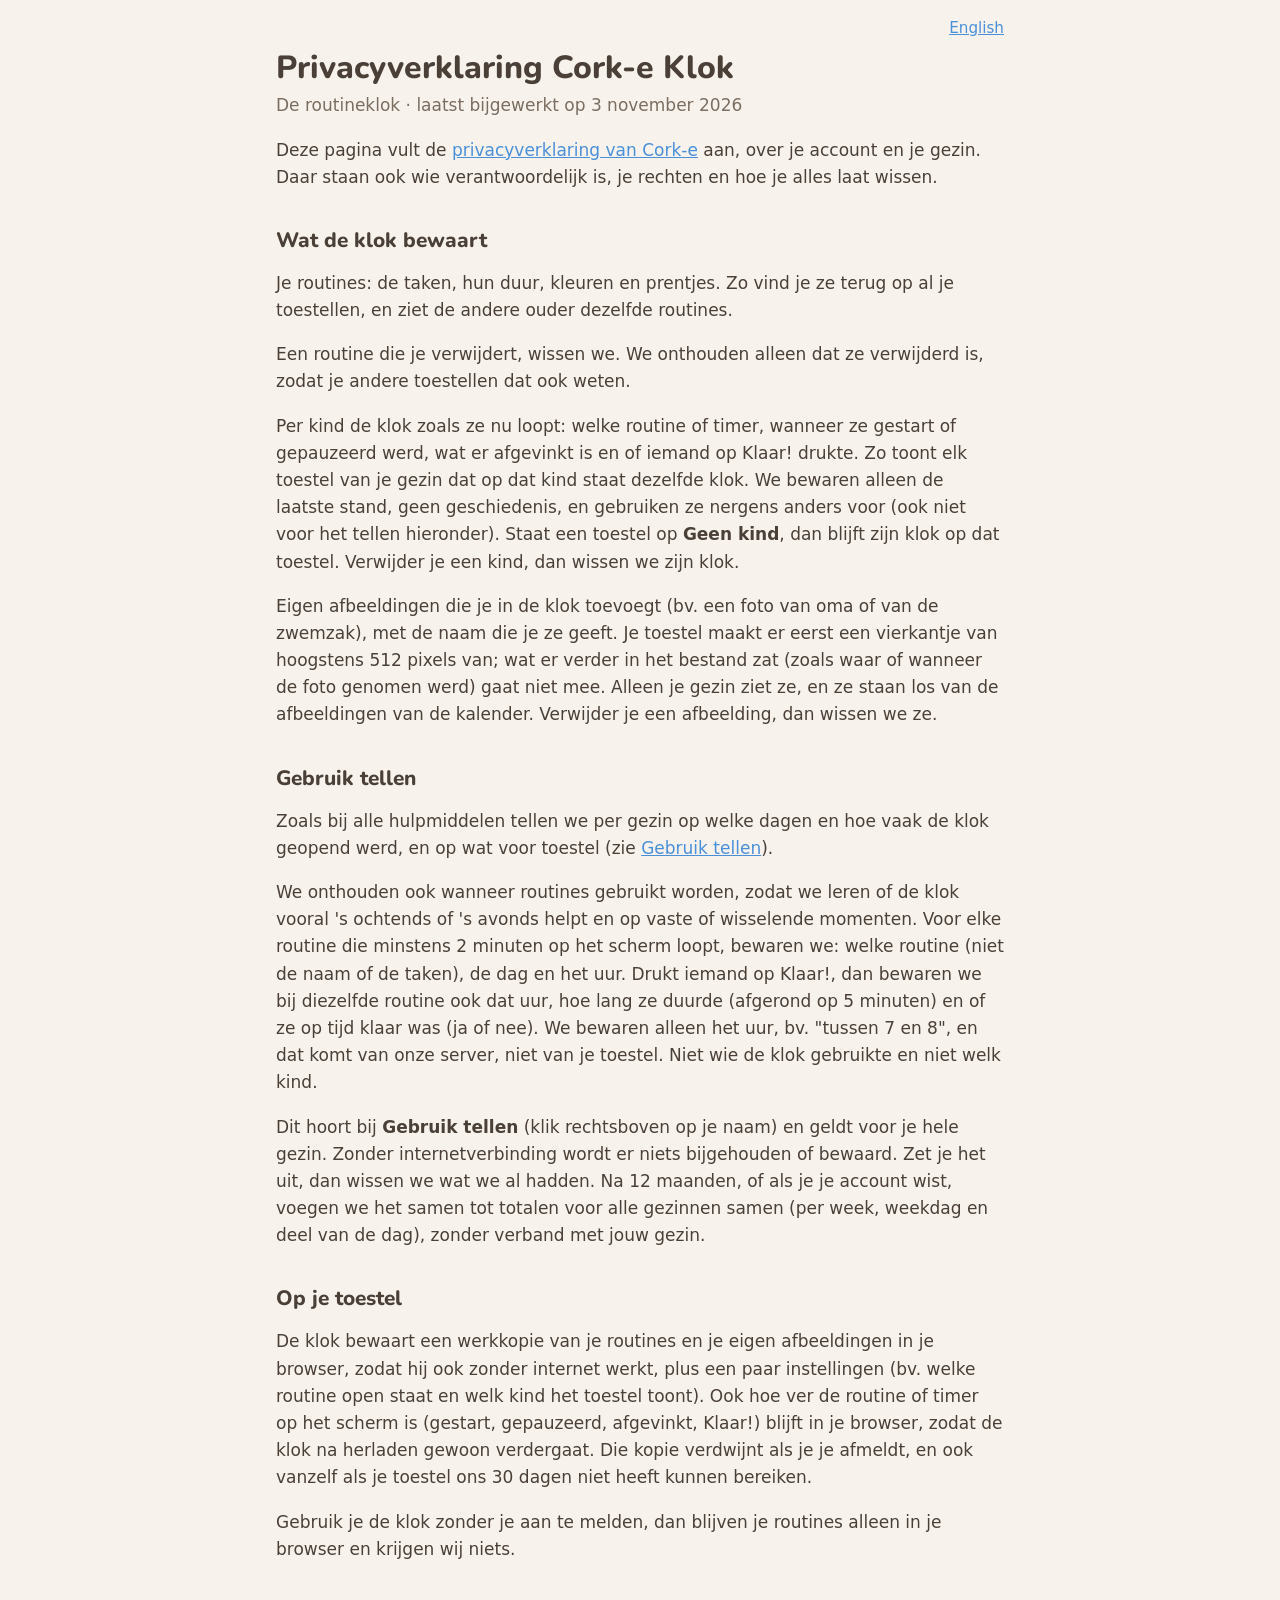
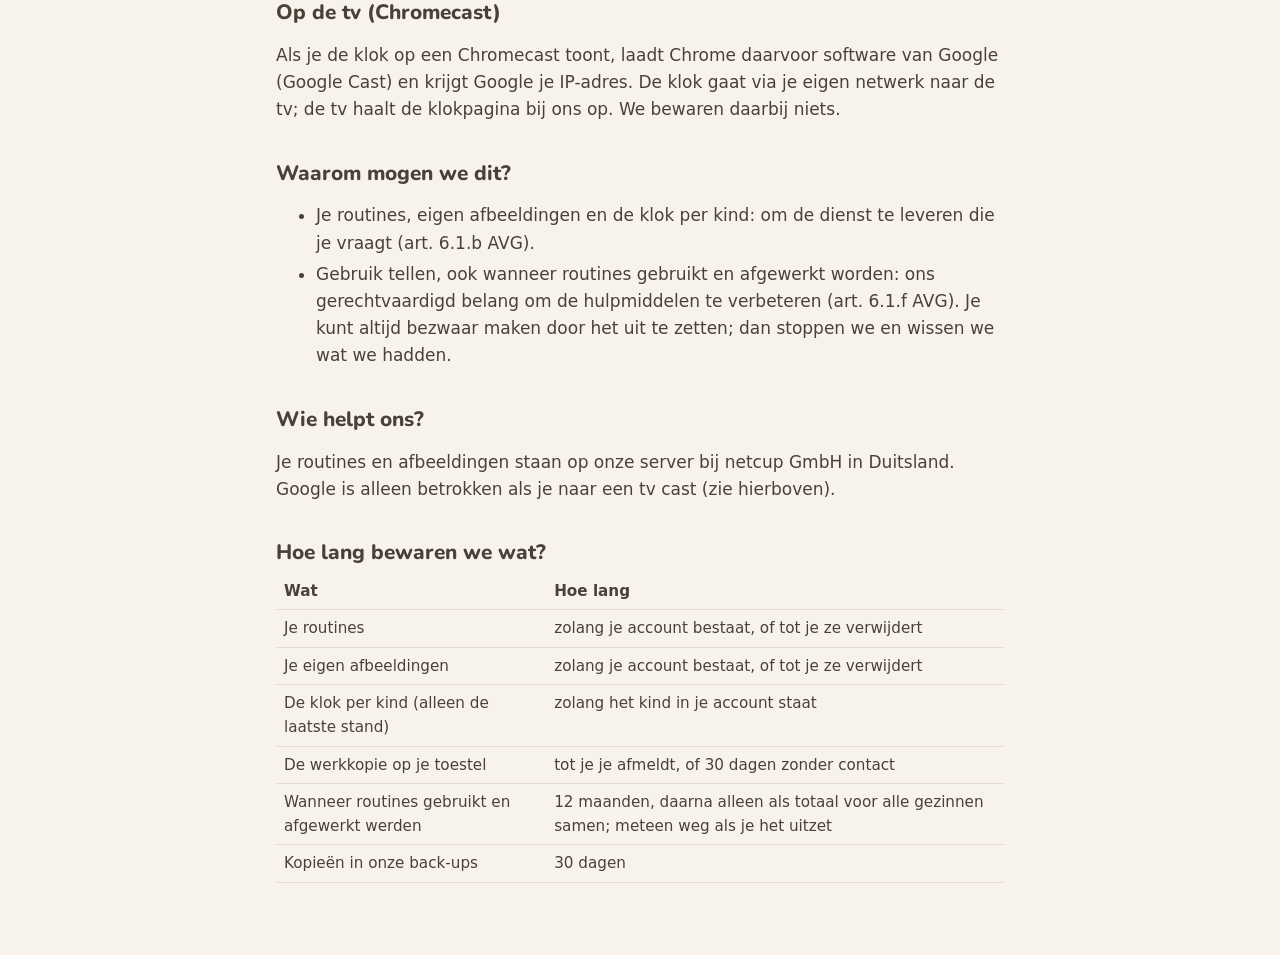
<file: site/privacy-klok.html>
<!doctype html>
<html lang="nl">
<head>
  <meta charset="utf-8">
  <meta name="viewport" content="width=device-width, initial-scale=1">
  <meta name="robots" content="noindex">
  <title>Privacy Cork-e Klok</title>
  <link rel="icon" href="/logo.svg" type="image/svg+xml">
  <link rel="alternate" hreflang="en" href="/en/privacy-klok.html">
  <link rel="stylesheet" href="/privacy.css">
</head>
<body>
<main>
  <p class="top"><a href="/en/privacy-klok.html">English</a></p>
  <h1>Privacyverklaring Cork-e Klok</h1>
  <p class="updated">De routineklok · laatst bijgewerkt op 3 november 2026</p>

  <p>Deze pagina vult de <a href="/privacy.html">privacyverklaring van Cork-e</a> aan, over
    je account en je gezin. Daar staan ook wie verantwoordelijk is, je rechten en hoe je
    alles laat wissen.</p>

  <h2>Wat de klok bewaart</h2>
  <p>Je routines: de taken, hun duur, kleuren en prentjes. Zo vind je ze terug op al je
    toestellen, en ziet de andere ouder dezelfde routines.</p>
  <p>Een routine die je verwijdert, wissen we. We onthouden alleen dat ze verwijderd is,
    zodat je andere toestellen dat ook weten.</p>
  <p id="klok-per-kind">Per kind de klok zoals ze nu loopt: welke routine of timer, wanneer
    ze gestart of gepauzeerd werd, wat er afgevinkt is en of iemand op Klaar! drukte. Zo
    toont elk toestel van je gezin dat op dat kind staat dezelfde klok. We bewaren alleen de
    laatste stand, geen geschiedenis, en gebruiken ze nergens anders voor (ook niet voor
    het tellen hieronder). Staat een toestel op <strong>Geen kind</strong>, dan blijft zijn
    klok op dat toestel. Verwijder je een kind, dan wissen we zijn klok.</p>
  <p id="afbeeldingen">Eigen afbeeldingen die je in de klok toevoegt (bv. een foto van oma
    of van de zwemzak), met de naam die je ze geeft. Je toestel maakt er eerst een
    vierkantje van hoogstens 512 pixels van; wat er verder in het bestand zat (zoals waar
    of wanneer de foto genomen werd) gaat niet mee. Alleen je gezin ziet ze, en ze staan
    los van de afbeeldingen van de kalender. Verwijder je een afbeelding, dan wissen we
    ze.</p>

  <h2 id="gebruik">Gebruik tellen</h2>
  <p>Zoals bij alle hulpmiddelen tellen we per gezin op welke dagen en hoe vaak de klok
    geopend werd, en op wat voor toestel (zie <a href="/privacy.html#gebruik">Gebruik
    tellen</a>).</p>
  <p>We onthouden ook wanneer routines gebruikt worden, zodat we leren of
    de klok vooral 's ochtends of 's avonds helpt en op vaste of wisselende momenten. Voor
    elke routine die minstens 2 minuten op het scherm loopt, bewaren we: welke routine
    (niet de naam of de taken), de dag en het uur. Drukt iemand op Klaar!, dan bewaren we
    bij diezelfde routine ook dat uur, hoe lang ze duurde (afgerond op 5 minuten) en of ze
    op tijd klaar was (ja of nee). We bewaren alleen het uur, bv. "tussen 7 en 8", en dat
    komt van onze server, niet van je toestel. Niet wie de klok gebruikte en niet welk
    kind.</p>
  <p>Dit hoort bij <strong>Gebruik tellen</strong> (klik rechtsboven op je naam) en geldt
    voor je hele gezin. Zonder internetverbinding wordt er niets bijgehouden of bewaard. Zet
    je het uit, dan wissen we wat we al hadden. Na 12
    maanden, of als je je account wist, voegen we het samen tot totalen voor alle gezinnen
    samen (per week, weekdag en deel van de dag), zonder verband met jouw gezin.</p>

  <h2>Op je toestel</h2>
  <p>De klok bewaart een werkkopie van je routines en je eigen afbeeldingen in je browser,
    zodat hij ook zonder internet werkt, plus een paar instellingen (bv. welke routine open
    staat en welk kind het toestel toont). Ook hoe ver de routine of timer op het scherm is
    (gestart, gepauzeerd, afgevinkt, Klaar!) blijft in je browser, zodat de klok na herladen
    gewoon verdergaat. Die kopie verdwijnt als je je afmeldt, en ook vanzelf als je toestel ons 30 dagen niet heeft
    kunnen bereiken.</p>
  <p>Gebruik je de klok zonder je aan te melden, dan blijven je routines alleen in je
    browser en krijgen wij niets.</p>

  <h2>Op de tv (Chromecast)</h2>
  <p>Als je de klok op een Chromecast toont, laadt Chrome daarvoor software van Google
    (Google Cast) en krijgt Google je IP-adres. De klok gaat via je eigen netwerk naar de
    tv; de tv haalt de klokpagina bij ons op. We bewaren daarbij niets.</p>

  <h2>Waarom mogen we dit?</h2>
  <ul>
    <li>Je routines, eigen afbeeldingen en de klok per kind: om de dienst te leveren die je vraagt (art. 6.1.b
      AVG).</li>
    <li>Gebruik tellen, ook wanneer routines gebruikt en afgewerkt worden: ons gerechtvaardigd
      belang om de hulpmiddelen te verbeteren (art. 6.1.f AVG). Je kunt altijd bezwaar maken
      door het uit te zetten; dan stoppen we en wissen we wat we hadden.</li>
  </ul>

  <h2>Wie helpt ons?</h2>
  <p>Je routines en afbeeldingen staan op onze server bij netcup GmbH in Duitsland. Google is alleen
    betrokken als je naar een tv cast (zie hierboven).</p>

  <h2>Hoe lang bewaren we wat?</h2>
  <table>
    <tr><th>Wat</th><th>Hoe lang</th></tr>
    <tr><td>Je routines</td><td>zolang je account bestaat, of tot je ze verwijdert</td></tr>
    <tr><td>Je eigen afbeeldingen</td><td>zolang je account bestaat, of tot je ze verwijdert</td></tr>
    <tr><td>De klok per kind (alleen de laatste stand)</td><td>zolang het kind in je account staat</td></tr>
    <tr><td>De werkkopie op je toestel</td><td>tot je je afmeldt, of 30 dagen zonder contact</td></tr>
    <tr><td>Wanneer routines gebruikt en afgewerkt werden</td><td>12 maanden, daarna alleen als totaal voor alle gezinnen samen; meteen weg als je het uitzet</td></tr>
    <tr><td>Kopieën in onze back-ups</td><td>30 dagen</td></tr>
  </table>
</main>
</body>
</html>
</file>
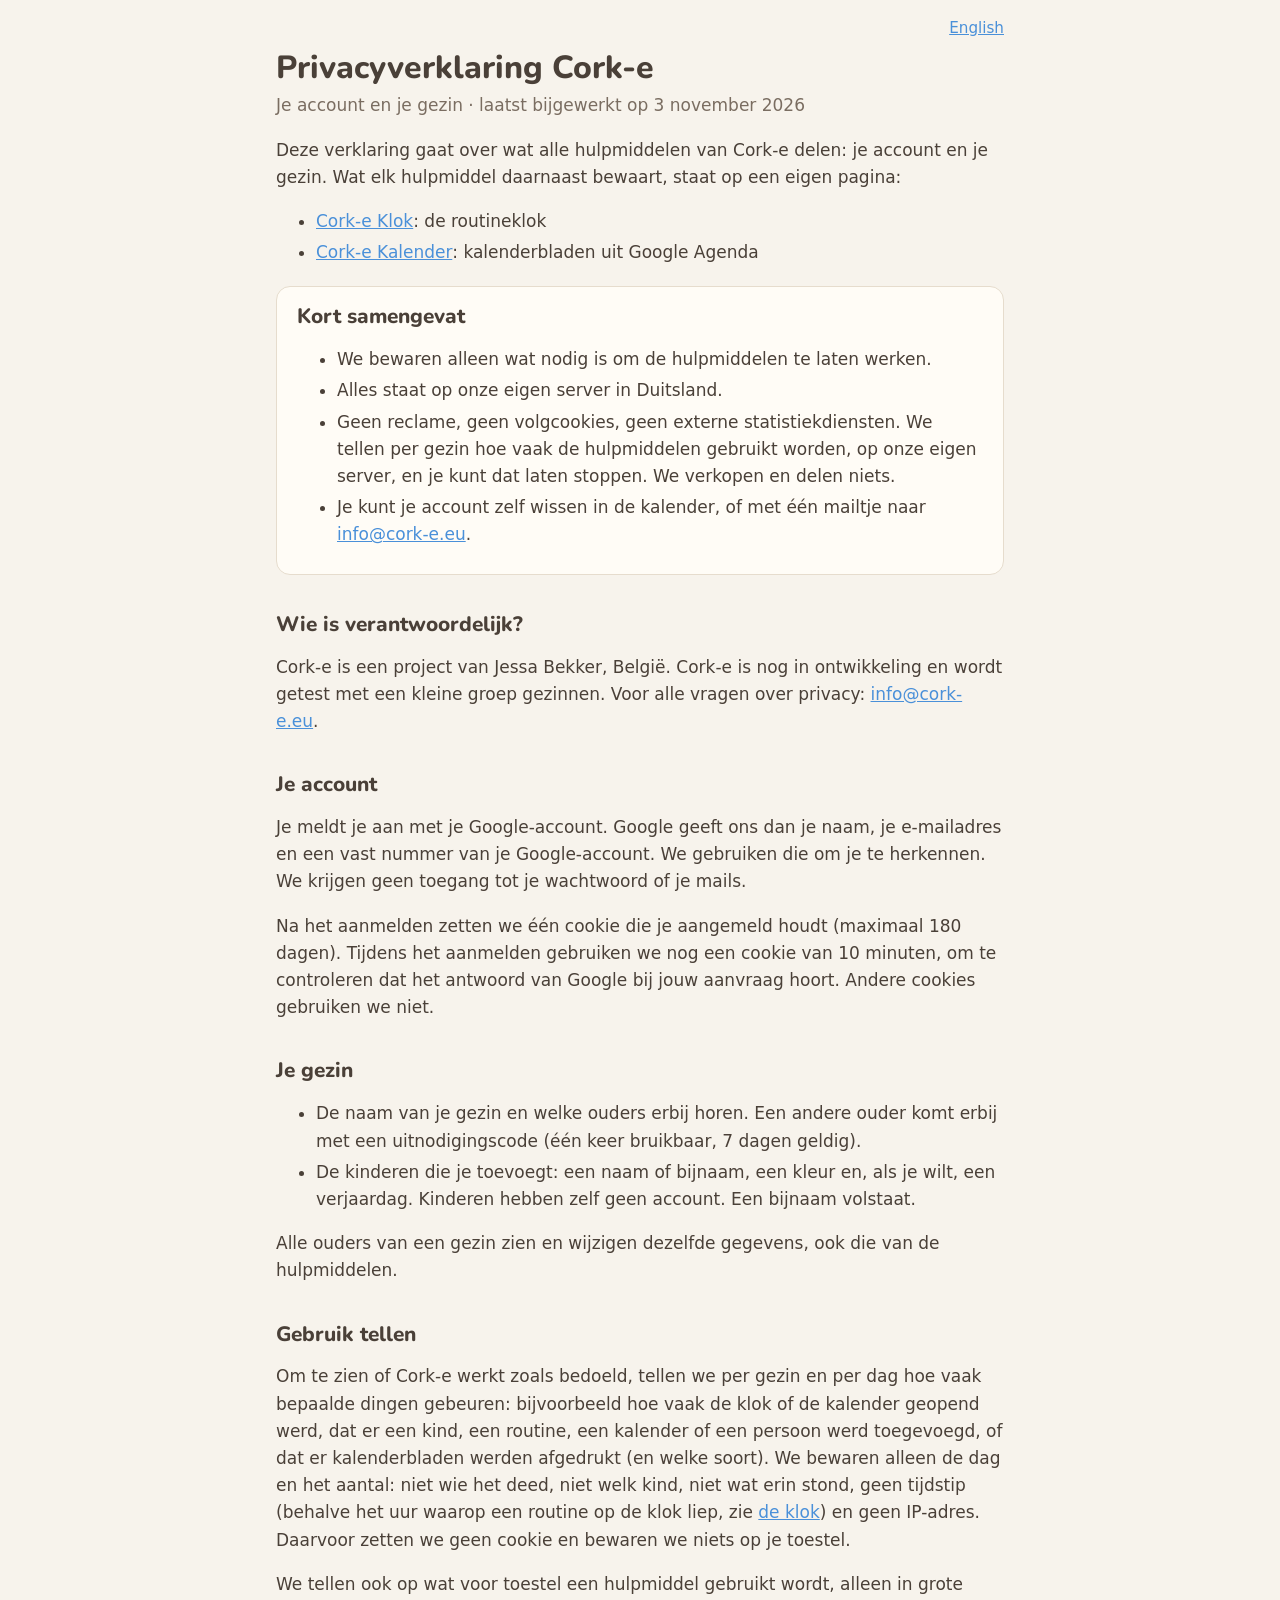
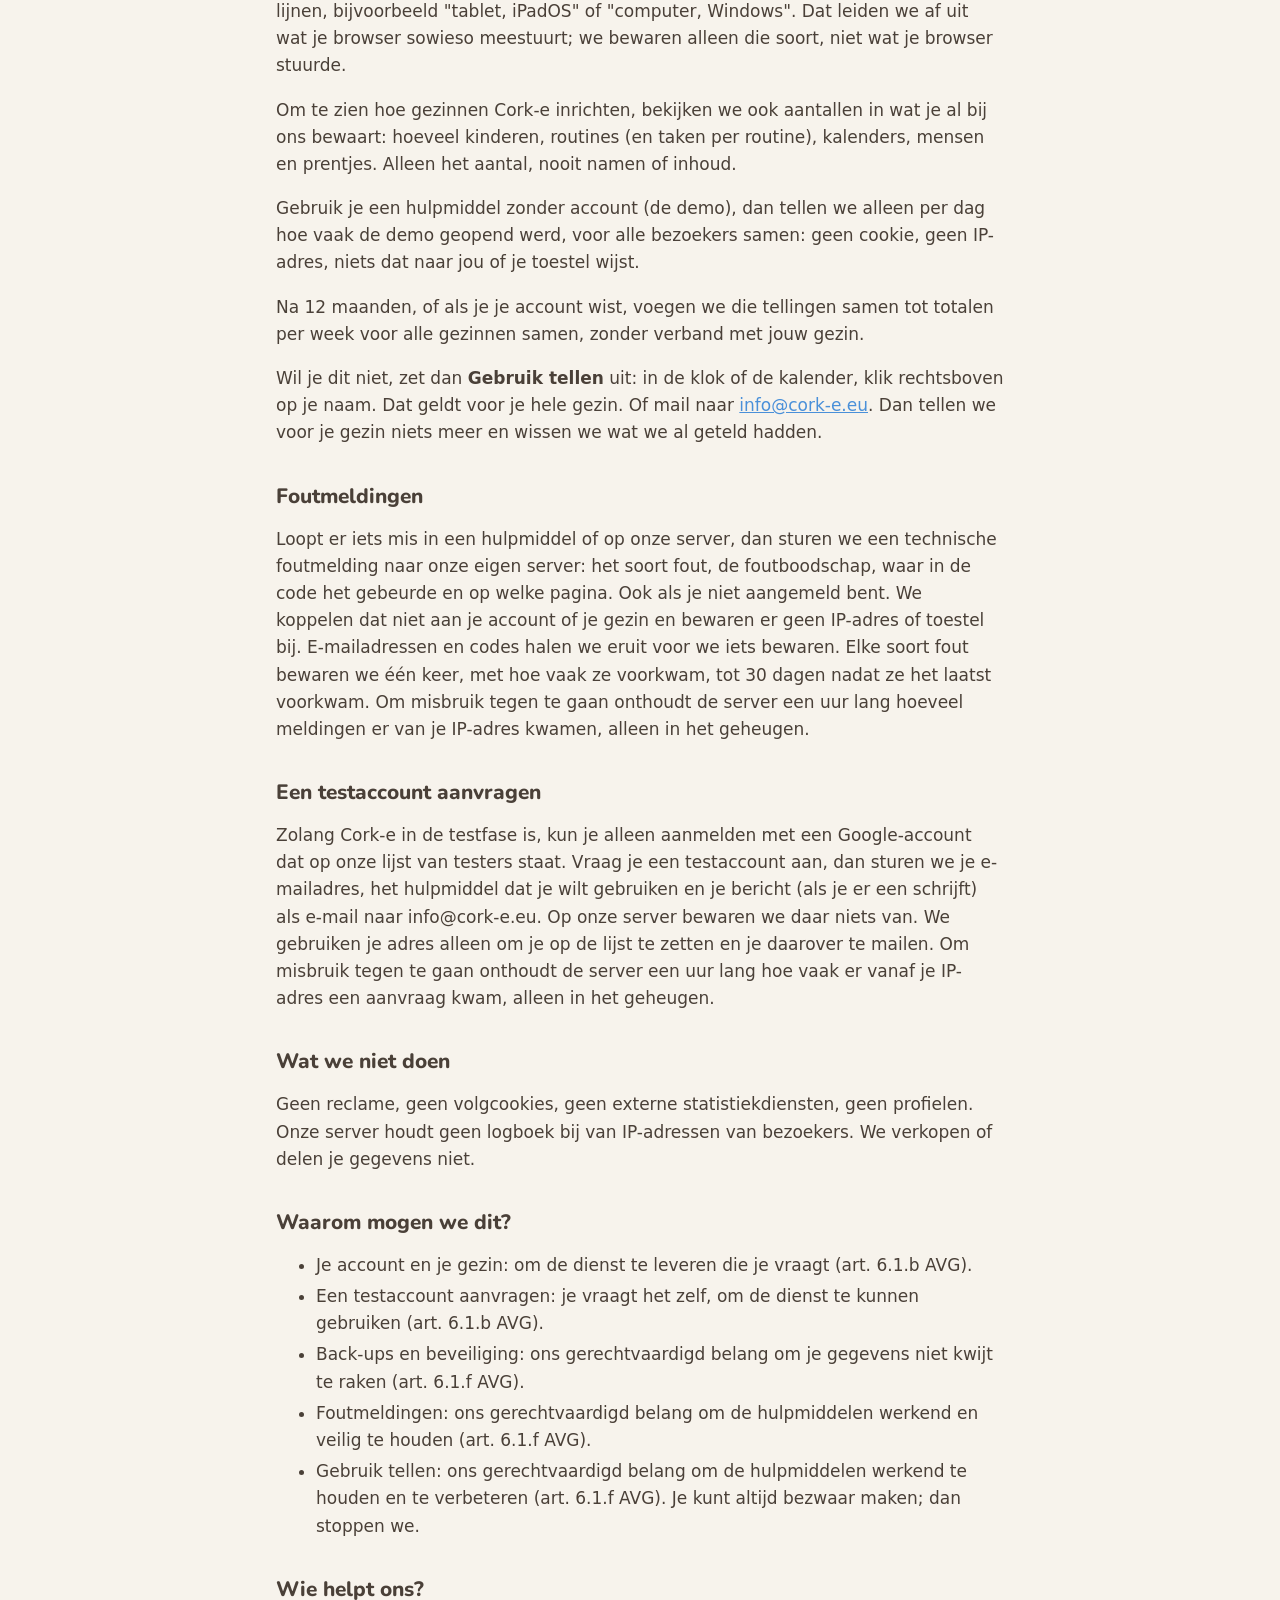
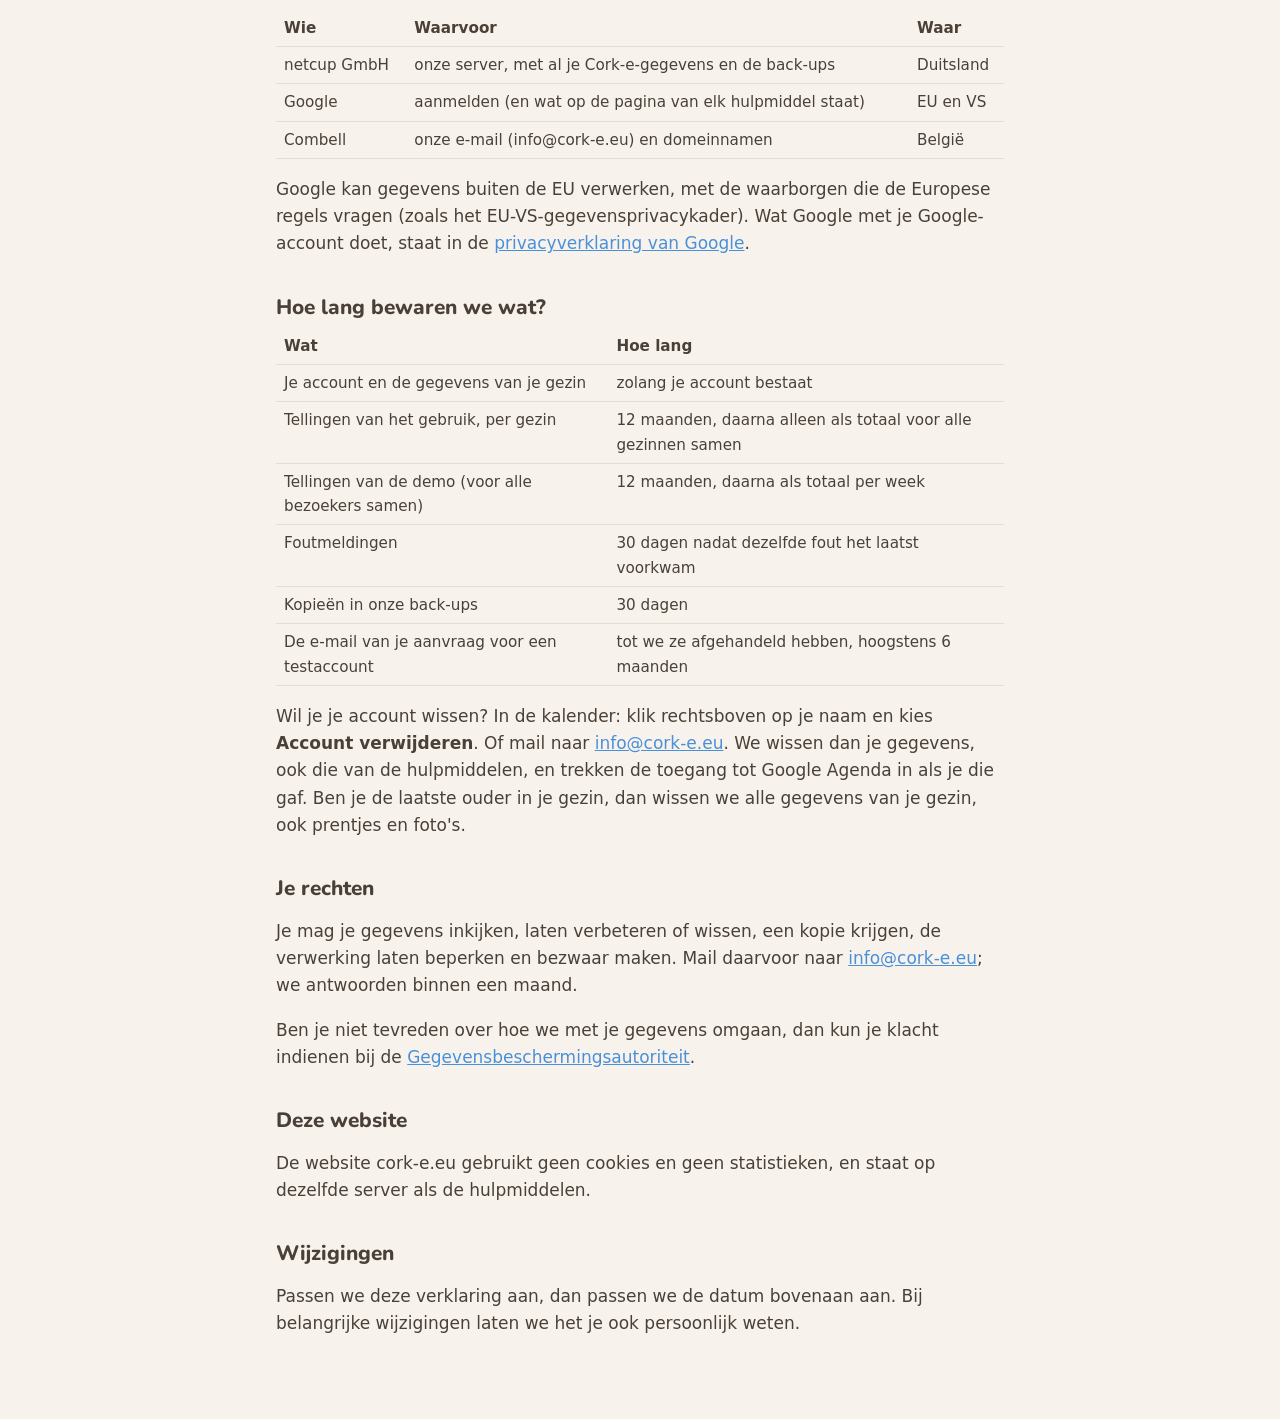
<file: site/privacy.html>
<!doctype html>
<html lang="nl">
<head>
  <meta charset="utf-8">
  <meta name="viewport" content="width=device-width, initial-scale=1">
  <meta name="robots" content="noindex">
  <title>Privacy · Cork-e</title>
  <link rel="icon" href="/logo.svg" type="image/svg+xml">
  <link rel="alternate" hreflang="en" href="/en/privacy.html">
  <link rel="stylesheet" href="/privacy.css">
</head>
<body>
<main>
  <p class="top"><a href="/en/privacy.html">English</a></p>
  <h1>Privacyverklaring Cork-e</h1>
  <p class="updated">Je account en je gezin · laatst bijgewerkt op 3 november 2026</p>

  <p>Deze verklaring gaat over wat alle hulpmiddelen van Cork-e delen: je account en je
    gezin. Wat elk hulpmiddel daarnaast bewaart, staat op een eigen pagina:</p>
  <ul class="tools">
    <li><a href="/privacy-klok.html">Cork-e Klok</a>: de routineklok</li>
    <li><a href="/privacy-kalender.html">Cork-e Kalender</a>: kalenderbladen uit Google Agenda</li>
  </ul>

  <div class="summary">
    <h2>Kort samengevat</h2>
    <ul>
      <li>We bewaren alleen wat nodig is om de hulpmiddelen te laten werken.</li>
      <li>Alles staat op onze eigen server in Duitsland.</li>
      <li>Geen reclame, geen volgcookies, geen externe statistiekdiensten. We tellen per gezin
        hoe vaak de hulpmiddelen gebruikt worden, op onze eigen server, en je kunt dat laten
        stoppen. We verkopen en delen niets.</li>
      <li>Je kunt je account zelf wissen in de kalender, of met één mailtje naar <a href="mailto:info@cork-e.eu">info@cork-e.eu</a>.</li>
    </ul>
  </div>

  <h2>Wie is verantwoordelijk?</h2>
  <p>Cork-e is een project van Jessa Bekker, België. Cork-e is nog in ontwikkeling en wordt
    getest met een kleine groep gezinnen. Voor alle vragen over privacy:
    <a href="mailto:info@cork-e.eu">info@cork-e.eu</a>.</p>

  <h2>Je account</h2>
  <p>Je meldt je aan met je Google-account. Google geeft ons dan je naam, je e-mailadres en
    een vast nummer van je Google-account. We gebruiken die om je te herkennen. We krijgen
    geen toegang tot je wachtwoord of je mails.</p>
  <p>Na het aanmelden zetten we één cookie die je aangemeld houdt (maximaal 180 dagen).
    Tijdens het aanmelden gebruiken we nog een cookie van 10 minuten, om te controleren dat
    het antwoord van Google bij jouw aanvraag hoort. Andere cookies gebruiken we niet.</p>

  <h2>Je gezin</h2>
  <ul>
    <li>De naam van je gezin en welke ouders erbij horen. Een andere ouder komt erbij met
      een uitnodigingscode (één keer bruikbaar, 7 dagen geldig).</li>
    <li>De kinderen die je toevoegt: een naam of bijnaam, een kleur en, als je wilt, een
      verjaardag. Kinderen hebben zelf geen account. Een bijnaam volstaat.</li>
  </ul>
  <p>Alle ouders van een gezin zien en wijzigen dezelfde gegevens, ook die van de
    hulpmiddelen.</p>

  <h2 id="gebruik">Gebruik tellen</h2>
  <p>Om te zien of Cork-e werkt zoals bedoeld, tellen we per gezin en per dag hoe vaak
    bepaalde dingen gebeuren: bijvoorbeeld hoe vaak de klok of de kalender geopend werd, dat
    er een kind, een routine, een kalender of een persoon werd toegevoegd, of dat er
    kalenderbladen werden afgedrukt (en welke soort). We bewaren alleen de dag en het aantal:
    niet wie het deed, niet welk kind, niet wat erin stond, geen tijdstip (behalve het uur
    waarop een routine op de klok liep, zie <a href="/privacy-klok.html#gebruik">de klok</a>)
    en geen IP-adres. Daarvoor zetten we geen cookie en bewaren we niets op je toestel.</p>
  <p>We tellen ook op wat voor toestel een hulpmiddel gebruikt wordt, alleen in grote lijnen,
    bijvoorbeeld "tablet, iPadOS" of "computer, Windows". Dat leiden we af uit wat je browser
    sowieso meestuurt; we bewaren alleen die soort, niet wat je browser stuurde.</p>
  <p>Om te zien hoe gezinnen Cork-e inrichten, bekijken we ook aantallen in wat je al bij
    ons bewaart: hoeveel kinderen, routines (en taken per routine), kalenders, mensen en
    prentjes. Alleen het aantal, nooit namen of inhoud.</p>
  <p>Gebruik je een hulpmiddel zonder account (de demo), dan tellen we alleen per dag hoe
    vaak de demo geopend werd, voor alle bezoekers samen: geen cookie, geen IP-adres, niets
    dat naar jou of je toestel wijst.</p>
  <p>Na 12 maanden, of als je je account wist, voegen we die tellingen samen tot totalen per
    week voor alle gezinnen samen, zonder verband met jouw gezin.</p>
  <p>Wil je dit niet, zet dan <strong>Gebruik tellen</strong> uit: in de klok of de kalender,
    klik rechtsboven op je naam. Dat geldt voor je hele gezin. Of mail naar
    <a href="mailto:info@cork-e.eu">info@cork-e.eu</a>. Dan tellen we voor je gezin niets meer
    en wissen we wat we al geteld hadden.</p>

  <h2 id="fouten">Foutmeldingen</h2>
  <p>Loopt er iets mis in een hulpmiddel of op onze server, dan sturen we een technische
    foutmelding naar onze eigen server: het soort fout, de foutboodschap, waar in de code
    het gebeurde en op welke pagina. Ook als je niet aangemeld bent. We koppelen dat niet
    aan je account of je gezin en bewaren er geen IP-adres of toestel bij. E-mailadressen
    en codes halen we eruit voor we iets bewaren. Elke soort fout bewaren we één keer, met
    hoe vaak ze voorkwam, tot 30 dagen nadat ze het laatst voorkwam. Om misbruik tegen te
    gaan onthoudt de server een uur lang hoeveel meldingen er van je IP-adres kwamen,
    alleen in het geheugen.</p>

  <h2 id="testaccount">Een testaccount aanvragen</h2>
  <p>Zolang Cork-e in de testfase is, kun je alleen aanmelden met een Google-account dat op
    onze lijst van testers staat. Vraag je een testaccount aan, dan sturen we je e-mailadres,
    het hulpmiddel dat je wilt gebruiken en je bericht (als je er een schrijft) als e-mail naar
    info@cork-e.eu. Op onze server bewaren we daar niets van. We gebruiken je adres alleen om
    je op de lijst te zetten en je daarover te mailen. Om misbruik tegen te gaan onthoudt de
    server een uur lang hoe vaak er vanaf je IP-adres een aanvraag kwam, alleen in het
    geheugen.</p>

  <h2>Wat we niet doen</h2>
  <p>Geen reclame, geen volgcookies, geen externe statistiekdiensten, geen profielen. Onze server houdt
    geen logboek bij van IP-adressen van bezoekers. We verkopen of delen je gegevens niet.</p>

  <h2>Waarom mogen we dit?</h2>
  <ul>
    <li>Je account en je gezin: om de dienst te leveren die je vraagt (art. 6.1.b AVG).</li>
    <li>Een testaccount aanvragen: je vraagt het zelf, om de dienst te kunnen gebruiken
      (art. 6.1.b AVG).</li>
    <li>Back-ups en beveiliging: ons gerechtvaardigd belang om je gegevens niet kwijt te
      raken (art. 6.1.f AVG).</li>
    <li>Foutmeldingen: ons gerechtvaardigd belang om de hulpmiddelen werkend en veilig te
      houden (art. 6.1.f AVG).</li>
    <li>Gebruik tellen: ons gerechtvaardigd belang om de hulpmiddelen werkend te houden en
      te verbeteren (art. 6.1.f AVG). Je kunt altijd bezwaar maken; dan stoppen we.</li>
  </ul>

  <h2>Wie helpt ons?</h2>
  <table>
    <tr><th>Wie</th><th>Waarvoor</th><th>Waar</th></tr>
    <tr><td>netcup GmbH</td><td>onze server, met al je Cork-e-gegevens en de back-ups</td><td>Duitsland</td></tr>
    <tr><td>Google</td><td>aanmelden (en wat op de pagina van elk hulpmiddel staat)</td><td>EU en VS</td></tr>
    <tr><td>Combell</td><td>onze e-mail (info@cork-e.eu) en domeinnamen</td><td>België</td></tr>
  </table>
  <p>Google kan gegevens buiten de EU verwerken, met de waarborgen die de Europese regels
    vragen (zoals het EU-VS-gegevensprivacykader). Wat Google met je Google-account doet,
    staat in de <a href="https://policies.google.com/privacy?hl=nl">privacyverklaring van Google</a>.</p>

  <h2>Hoe lang bewaren we wat?</h2>
  <table>
    <tr><th>Wat</th><th>Hoe lang</th></tr>
    <tr><td>Je account en de gegevens van je gezin</td><td>zolang je account bestaat</td></tr>
    <tr><td>Tellingen van het gebruik, per gezin</td><td>12 maanden, daarna alleen als totaal voor alle gezinnen samen</td></tr>
    <tr><td>Tellingen van de demo (voor alle bezoekers samen)</td><td>12 maanden, daarna als totaal per week</td></tr>
    <tr><td>Foutmeldingen</td><td>30 dagen nadat dezelfde fout het laatst voorkwam</td></tr>
    <tr><td>Kopieën in onze back-ups</td><td>30 dagen</td></tr>
    <tr><td>De e-mail van je aanvraag voor een testaccount</td><td>tot we ze afgehandeld hebben, hoogstens 6 maanden</td></tr>
  </table>
  <p>Wil je je account wissen? In de kalender: klik rechtsboven op je naam en kies
    <strong>Account verwijderen</strong>. Of mail naar <a href="mailto:info@cork-e.eu">info@cork-e.eu</a>.
    We wissen dan je gegevens, ook die van de hulpmiddelen, en trekken de toegang tot Google
    Agenda in als je die gaf. Ben je de laatste ouder in je gezin, dan wissen we alle
    gegevens van je gezin, ook prentjes en foto's.</p>

  <h2>Je rechten</h2>
  <p>Je mag je gegevens inkijken, laten verbeteren of wissen, een kopie krijgen, de
    verwerking laten beperken en bezwaar maken. Mail daarvoor naar
    <a href="mailto:info@cork-e.eu">info@cork-e.eu</a>; we antwoorden binnen een maand.</p>
  <p>Ben je niet tevreden over hoe we met je gegevens omgaan, dan kun je klacht indienen bij
    de <a href="https://www.gegevensbeschermingsautoriteit.be">Gegevensbeschermingsautoriteit</a>.</p>

  <h2>Deze website</h2>
  <p>De website cork-e.eu gebruikt geen cookies en geen statistieken, en staat op dezelfde
    server als de hulpmiddelen.</p>

  <h2>Wijzigingen</h2>
  <p>Passen we deze verklaring aan, dan passen we de datum bovenaan aan. Bij belangrijke
    wijzigingen laten we het je ook persoonlijk weten.</p>
</main>
</body>
</html>
</file>
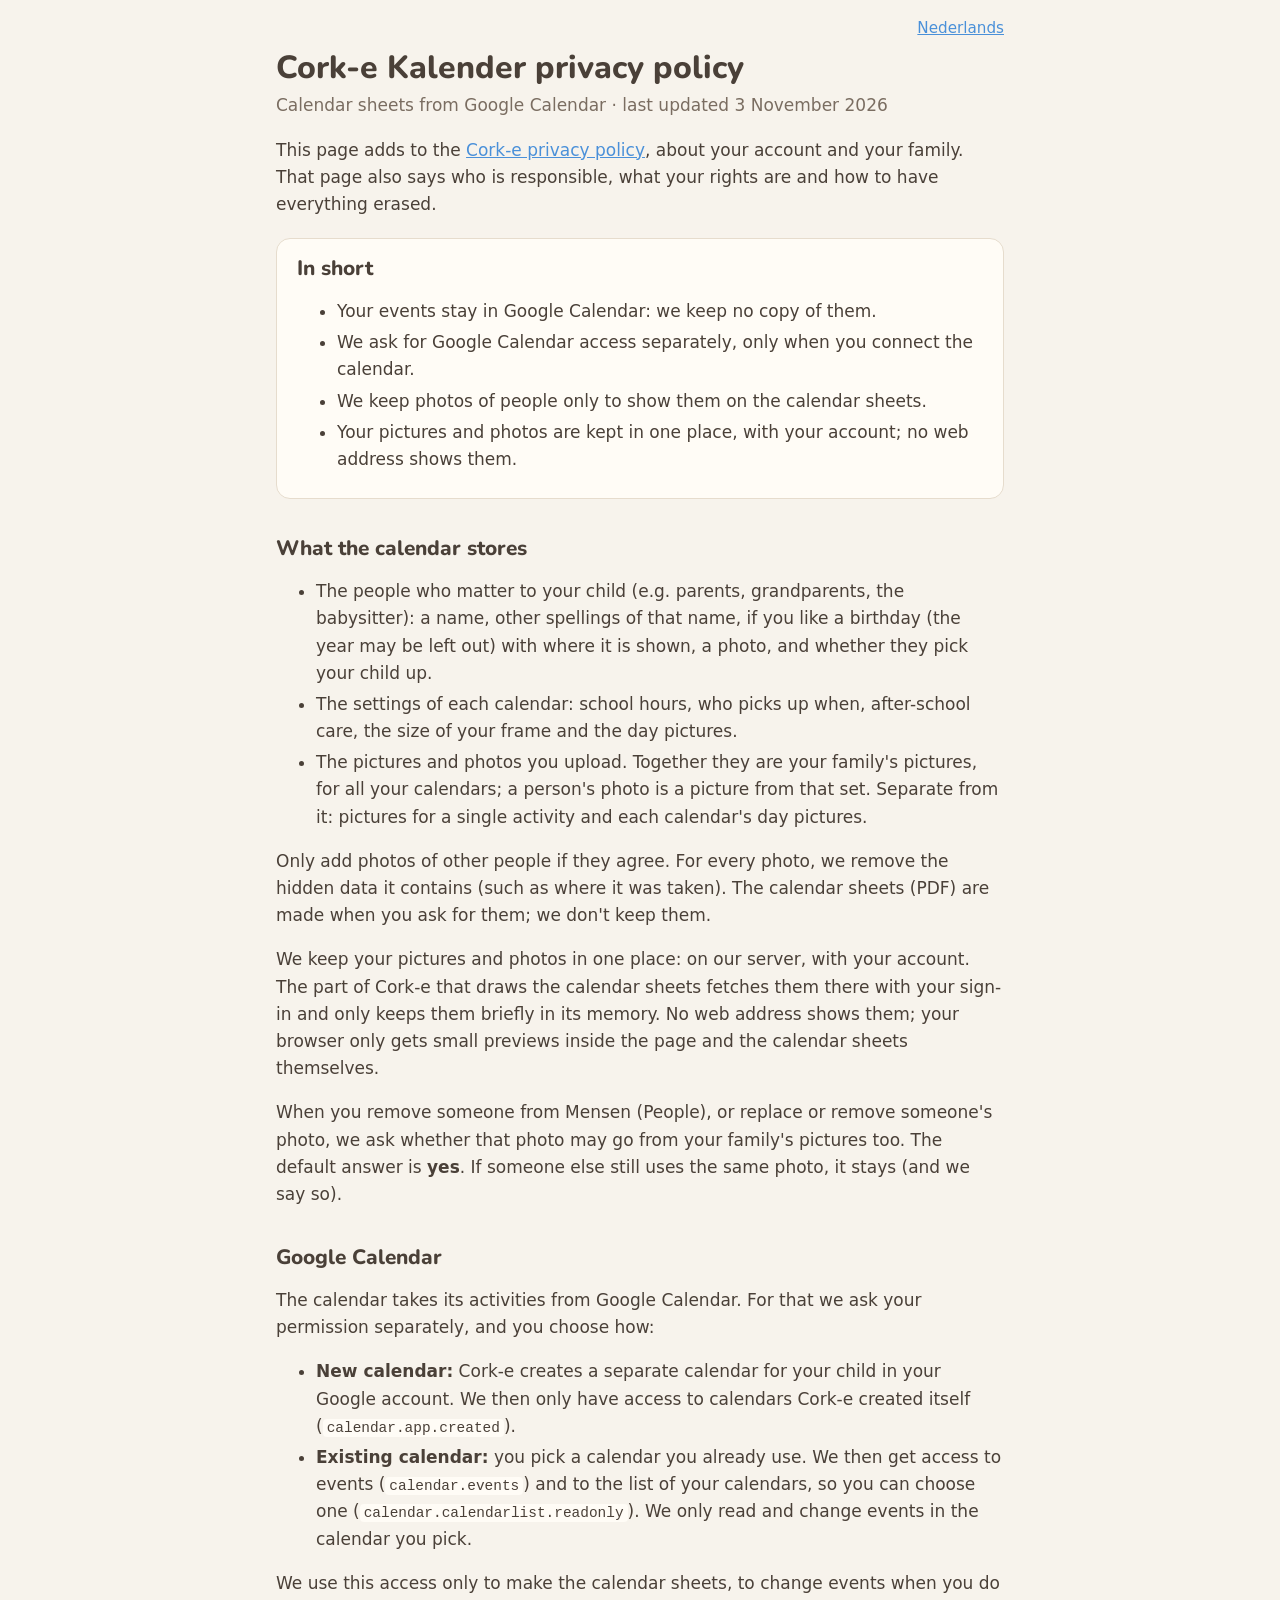
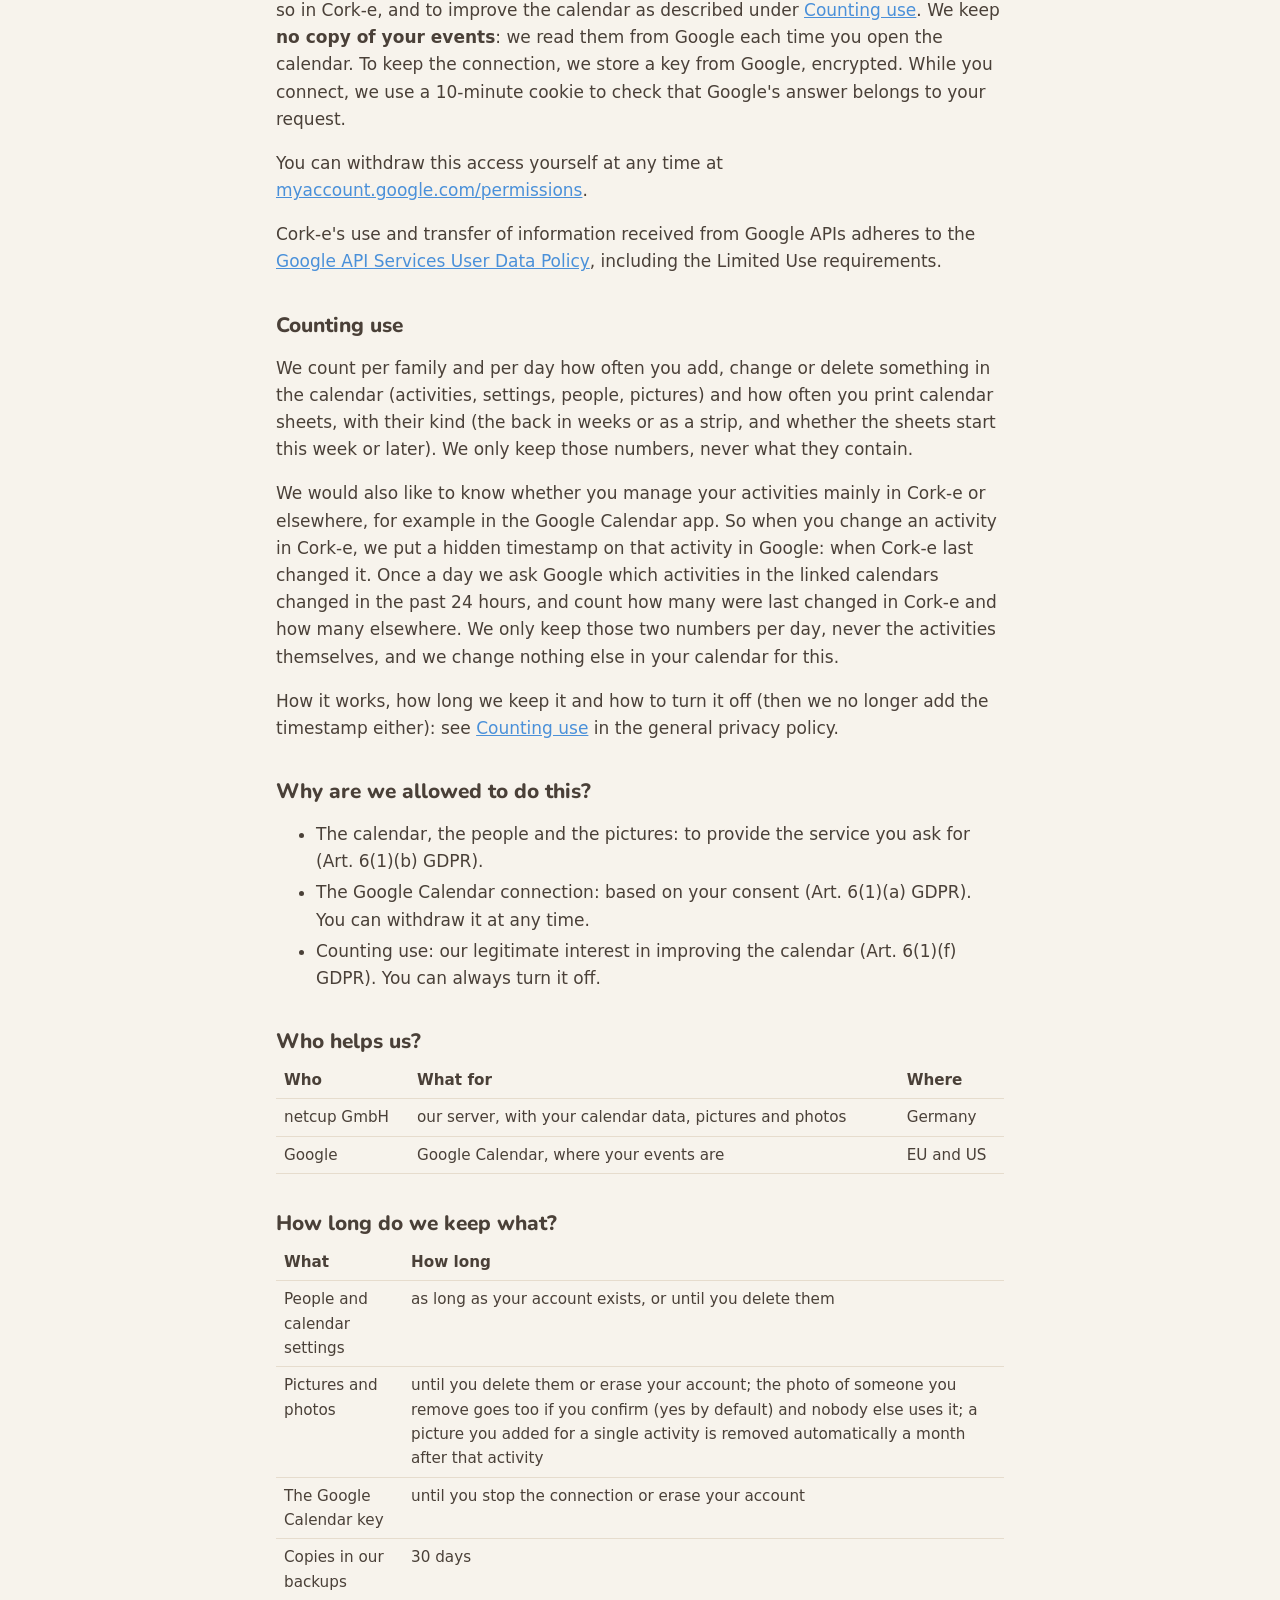
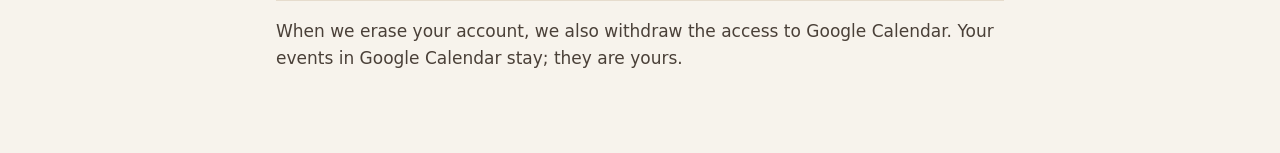
<file: site/en/privacy-kalender.html>
<!doctype html>
<html lang="en">
<head>
  <meta charset="utf-8">
  <meta name="viewport" content="width=device-width, initial-scale=1">
  <meta name="robots" content="noindex">
  <title>Privacy Cork-e Kalender</title>
  <link rel="icon" href="/logo.svg" type="image/svg+xml">
  <link rel="alternate" hreflang="nl" href="/privacy-kalender.html">
  <link rel="stylesheet" href="/privacy.css">
</head>
<body>
<main>
  <p class="top"><a href="/privacy-kalender.html">Nederlands</a></p>
  <h1>Cork-e Kalender privacy policy</h1>
  <p class="updated">Calendar sheets from Google Calendar · last updated 3 November 2026</p>

  <p>This page adds to the <a href="/en/privacy.html">Cork-e privacy policy</a>, about your
    account and your family. That page also says who is responsible, what your rights are
    and how to have everything erased.</p>

  <div class="summary">
    <h2>In short</h2>
    <ul>
      <li>Your events stay in Google Calendar: we keep no copy of them.</li>
      <li>We ask for Google Calendar access separately, only when you connect the calendar.</li>
      <li>We keep photos of people only to show them on the calendar sheets.</li>
      <li>Your pictures and photos are kept in one place, with your account; no web address shows them.</li>
    </ul>
  </div>

  <h2>What the calendar stores</h2>
  <ul>
    <li>The people who matter to your child (e.g. parents, grandparents, the babysitter):
      a name, other spellings of that name, if you like a birthday (the year may be left out)
      with where it is shown, a photo, and whether they pick your child up.</li>
    <li>The settings of each calendar: school hours, who picks up when, after-school care,
      the size of your frame and the day pictures.</li>
    <li>The pictures and photos you upload. Together they are your family's pictures, for
      all your calendars; a person's photo is a picture from that set. Separate from it:
      pictures for a single activity and each calendar's day pictures.</li>
  </ul>
  <p>Only add photos of other people if they agree. For every photo, we remove the hidden
    data it contains (such as where it was taken). The calendar sheets (PDF) are made when
    you ask for them; we don't keep them.</p>
  <p>We keep your pictures and photos in one place: on our server, with your account. The
    part of Cork-e that draws the calendar sheets fetches them there with your sign-in and
    only keeps them briefly in its memory. No web address shows them; your browser only gets
    small previews inside the page and the calendar sheets themselves.</p>
  <p>When you remove someone from Mensen (People), or replace or remove someone's photo, we
    ask whether that photo may go from your family's pictures too. The default answer is
    <strong>yes</strong>. If someone else still uses the same photo, it stays (and we say so).</p>

  <h2>Google Calendar</h2>
  <p>The calendar takes its activities from Google Calendar. For that we ask your
    permission separately, and you choose how:</p>
  <ul>
    <li><strong>New calendar:</strong> Cork-e creates a separate calendar for your child in
      your Google account. We then only have access to calendars Cork-e created itself
      (<code>calendar.app.created</code>).</li>
    <li><strong>Existing calendar:</strong> you pick a calendar you already use. We then get
      access to events (<code>calendar.events</code>) and to the list of your calendars, so
      you can choose one (<code>calendar.calendarlist.readonly</code>). We only read and
      change events in the calendar you pick.</li>
  </ul>
  <p>We use this access only to make the calendar sheets, to change events when you do so in
    Cork-e, and to improve the calendar as described under <a href="#gebruik">Counting use</a>.
    We keep <strong>no copy of your events</strong>: we read them from Google
    each time you open the calendar. To keep the connection, we store a key from Google,
    encrypted. While you connect, we use a 10-minute cookie to check that Google's answer
    belongs to your request.</p>
  <p>You can withdraw this access yourself at any time at
    <a href="https://myaccount.google.com/permissions">myaccount.google.com/permissions</a>.</p>
  <p>Cork-e's use and transfer of information received from Google APIs adheres to the
    <a href="https://developers.google.com/terms/api-services-user-data-policy">Google API Services User Data Policy</a>,
    including the Limited Use requirements.</p>

  <h2 id="gebruik">Counting use</h2>
  <p>We count per family and per day how often you add, change or delete something in the
    calendar (activities, settings, people, pictures) and how often you print calendar
    sheets, with their kind (the back in weeks or as a strip, and whether the sheets start
    this week or later). We only keep those numbers, never what they contain.</p>
  <p>We would also like to know whether you manage your activities mainly in Cork-e or
    elsewhere, for example in the Google Calendar app. So when you change an activity in
    Cork-e, we put a hidden timestamp on that activity in Google: when Cork-e last changed
    it. Once a day we ask Google which activities in the linked calendars changed in the past
    24 hours, and count how many were last changed in Cork-e and how many elsewhere. We only
    keep those two numbers per day, never the activities themselves, and we change nothing
    else in your calendar for this.</p>
  <p>How it works, how long we keep it and how to turn it off (then we no longer add the
    timestamp either): see <a href="/en/privacy.html#gebruik">Counting use</a> in
    the general privacy policy.</p>

  <h2>Why are we allowed to do this?</h2>
  <ul>
    <li>The calendar, the people and the pictures: to provide the service you ask for
      (Art. 6(1)(b) GDPR).</li>
    <li>The Google Calendar connection: based on your consent (Art. 6(1)(a) GDPR). You can
      withdraw it at any time.</li>
    <li>Counting use: our legitimate interest in improving the calendar (Art. 6(1)(f) GDPR).
      You can always turn it off.</li>
  </ul>

  <h2>Who helps us?</h2>
  <table>
    <tr><th>Who</th><th>What for</th><th>Where</th></tr>
    <tr><td>netcup GmbH</td><td>our server, with your calendar data, pictures and photos</td><td>Germany</td></tr>
    <tr><td>Google</td><td>Google Calendar, where your events are</td><td>EU and US</td></tr>
  </table>

  <h2>How long do we keep what?</h2>
  <table>
    <tr><th>What</th><th>How long</th></tr>
    <tr><td>People and calendar settings</td><td>as long as your account exists, or until you delete them</td></tr>
    <tr><td>Pictures and photos</td><td>until you delete them or erase your account; the photo of someone you remove goes too if you confirm (yes by default) and nobody else uses it; a picture you added for a single activity is removed automatically a month after that activity</td></tr>
    <tr><td>The Google Calendar key</td><td>until you stop the connection or erase your account</td></tr>
    <tr><td>Copies in our backups</td><td>30 days</td></tr>
  </table>
  <p>When we erase your account, we also withdraw the access to Google Calendar. Your
    events in Google Calendar stay; they are yours.</p>
</main>
</body>
</html>
</file>
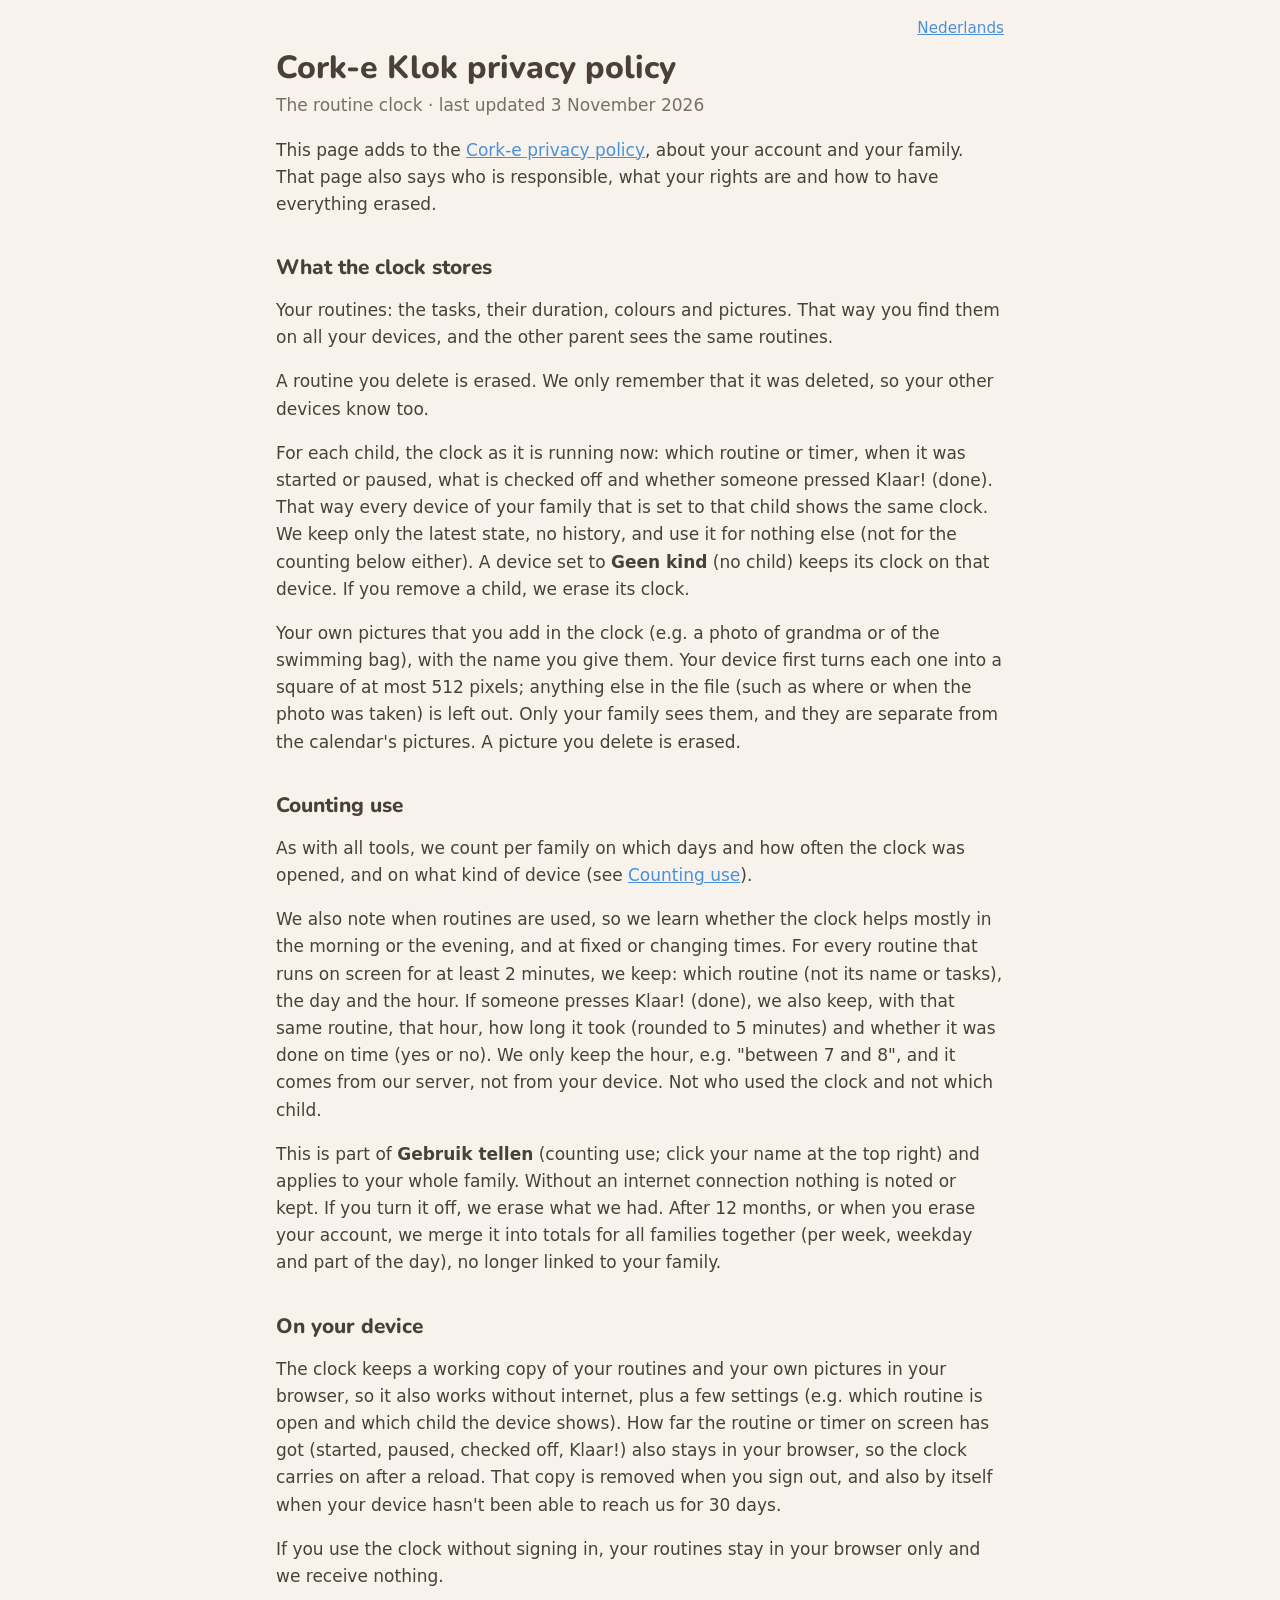
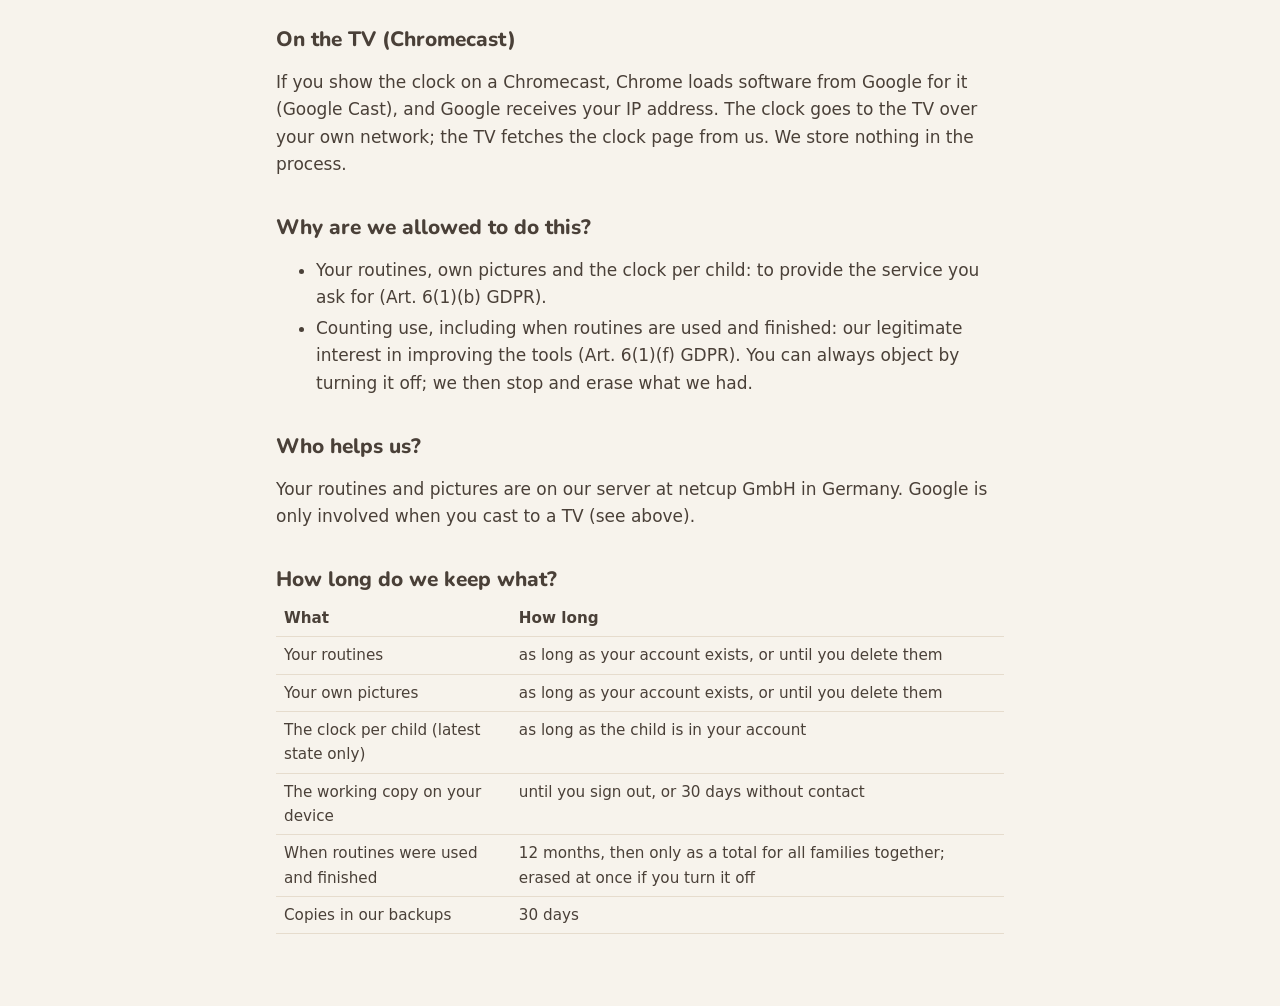
<file: site/en/privacy-klok.html>
<!doctype html>
<html lang="en">
<head>
  <meta charset="utf-8">
  <meta name="viewport" content="width=device-width, initial-scale=1">
  <meta name="robots" content="noindex">
  <title>Privacy Cork-e Klok</title>
  <link rel="icon" href="/logo.svg" type="image/svg+xml">
  <link rel="alternate" hreflang="nl" href="/privacy-klok.html">
  <link rel="stylesheet" href="/privacy.css">
</head>
<body>
<main>
  <p class="top"><a href="/privacy-klok.html">Nederlands</a></p>
  <h1>Cork-e Klok privacy policy</h1>
  <p class="updated">The routine clock · last updated 3 November 2026</p>

  <p>This page adds to the <a href="/en/privacy.html">Cork-e privacy policy</a>, about your
    account and your family. That page also says who is responsible, what your rights are
    and how to have everything erased.</p>

  <h2>What the clock stores</h2>
  <p>Your routines: the tasks, their duration, colours and pictures. That way you find them
    on all your devices, and the other parent sees the same routines.</p>
  <p>A routine you delete is erased. We only remember that it was deleted, so your other
    devices know too.</p>
  <p id="klok-per-kind">For each child, the clock as it is running now: which routine or
    timer, when it was started or paused, what is checked off and whether someone pressed
    Klaar! (done). That way every device of your family that is set to that child shows the
    same clock. We keep only the latest state, no history, and use it for nothing else (not
    for the counting below either). A device set to <strong>Geen kind</strong> (no child)
    keeps its clock on that device. If you remove a child, we erase its clock.</p>
  <p id="afbeeldingen">Your own pictures that you add in the clock (e.g. a photo of grandma
    or of the swimming bag), with the name you give them. Your device first turns each one
    into a square of at most 512 pixels; anything else in the file (such as where or when
    the photo was taken) is left out. Only your family sees them, and they are separate from
    the calendar's pictures. A picture you delete is erased.</p>

  <h2 id="gebruik">Counting use</h2>
  <p>As with all tools, we count per family on which days and how often the clock was
    opened, and on what kind of device (see <a href="/en/privacy.html#gebruik">Counting
    use</a>).</p>
  <p>We also note when routines are used, so we learn whether the clock
    helps mostly in the morning or the evening, and at fixed or changing times. For every
    routine that runs on screen for at least 2 minutes, we keep: which routine (not its name
    or tasks), the day and the hour. If someone presses Klaar! (done), we also keep, with
    that same routine, that hour, how long it took (rounded to 5 minutes) and whether it was
    done on time (yes or no). We only keep the hour, e.g. "between 7 and 8", and it comes
    from our server, not from your device. Not who used the clock and not which child.</p>
  <p>This is part of <strong>Gebruik tellen</strong> (counting use; click your name at the top
    right) and applies to your whole family. Without an internet connection nothing is noted
    or kept. If you turn it off, we erase what we had. After 12
    months, or when you erase your account, we merge it into totals for all families
    together (per week, weekday and part of the day), no longer linked to your family.</p>

  <h2>On your device</h2>
  <p>The clock keeps a working copy of your routines and your own pictures in your browser,
    so it also works
    without internet, plus a few settings (e.g. which routine is open and which child the
    device shows). How far the routine or timer on screen has got (started, paused, checked
    off, Klaar!) also stays in your browser, so the clock carries on after a reload. That copy
    is removed
    when you sign out, and also by itself when your device hasn't been able to reach us for
    30 days.</p>
  <p>If you use the clock without signing in, your routines stay in your browser only and
    we receive nothing.</p>

  <h2>On the TV (Chromecast)</h2>
  <p>If you show the clock on a Chromecast, Chrome loads software from Google for it
    (Google Cast), and Google receives your IP address. The clock goes to the TV over your
    own network; the TV fetches the clock page from us. We store nothing in the process.</p>

  <h2>Why are we allowed to do this?</h2>
  <ul>
    <li>Your routines, own pictures and the clock per child: to provide the service you ask for (Art. 6(1)(b)
      GDPR).</li>
    <li>Counting use, including when routines are used and finished: our legitimate interest
      in improving the tools (Art. 6(1)(f) GDPR). You can always object by turning it off; we
      then stop and erase what we had.</li>
  </ul>

  <h2>Who helps us?</h2>
  <p>Your routines and pictures are on our server at netcup GmbH in Germany. Google is only involved
    when you cast to a TV (see above).</p>

  <h2>How long do we keep what?</h2>
  <table>
    <tr><th>What</th><th>How long</th></tr>
    <tr><td>Your routines</td><td>as long as your account exists, or until you delete them</td></tr>
    <tr><td>Your own pictures</td><td>as long as your account exists, or until you delete them</td></tr>
    <tr><td>The clock per child (latest state only)</td><td>as long as the child is in your account</td></tr>
    <tr><td>The working copy on your device</td><td>until you sign out, or 30 days without contact</td></tr>
    <tr><td>When routines were used and finished</td><td>12 months, then only as a total for all families together; erased at once if you turn it off</td></tr>
    <tr><td>Copies in our backups</td><td>30 days</td></tr>
  </table>
</main>
</body>
</html>
</file>
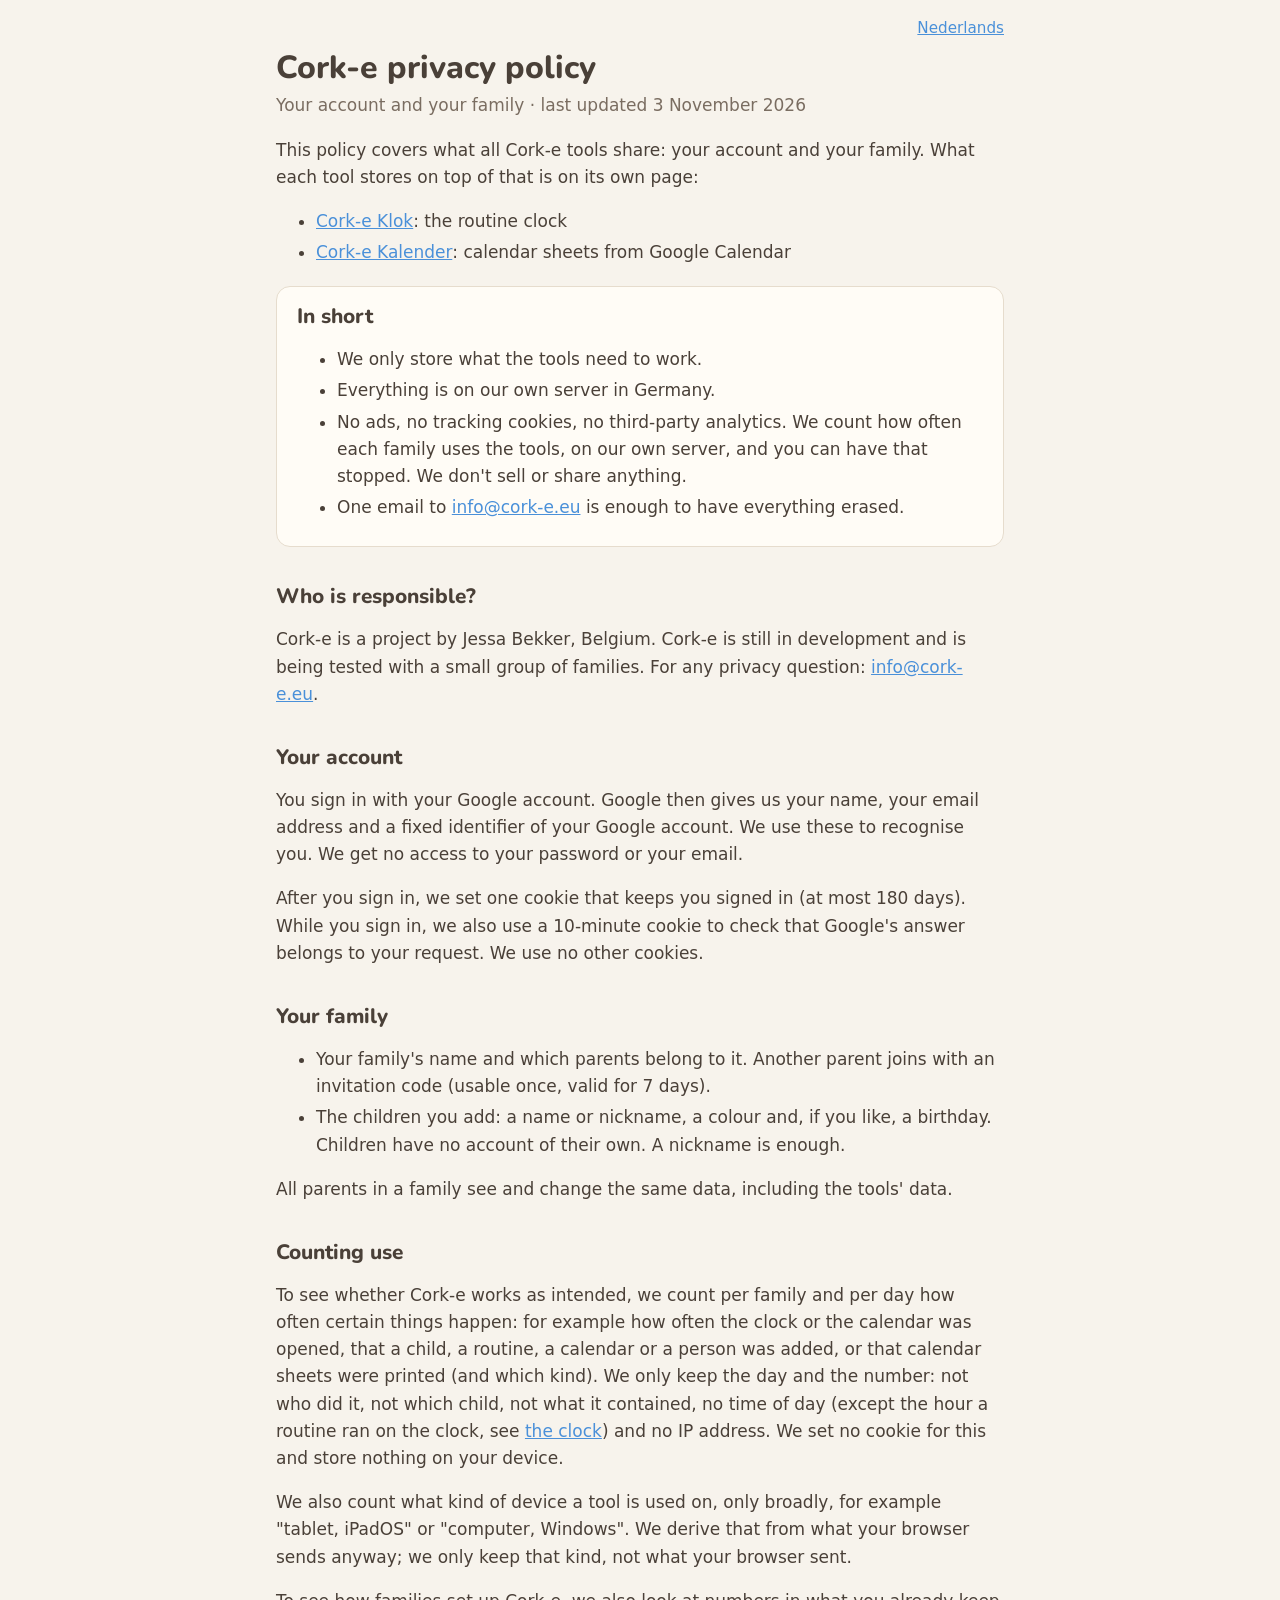
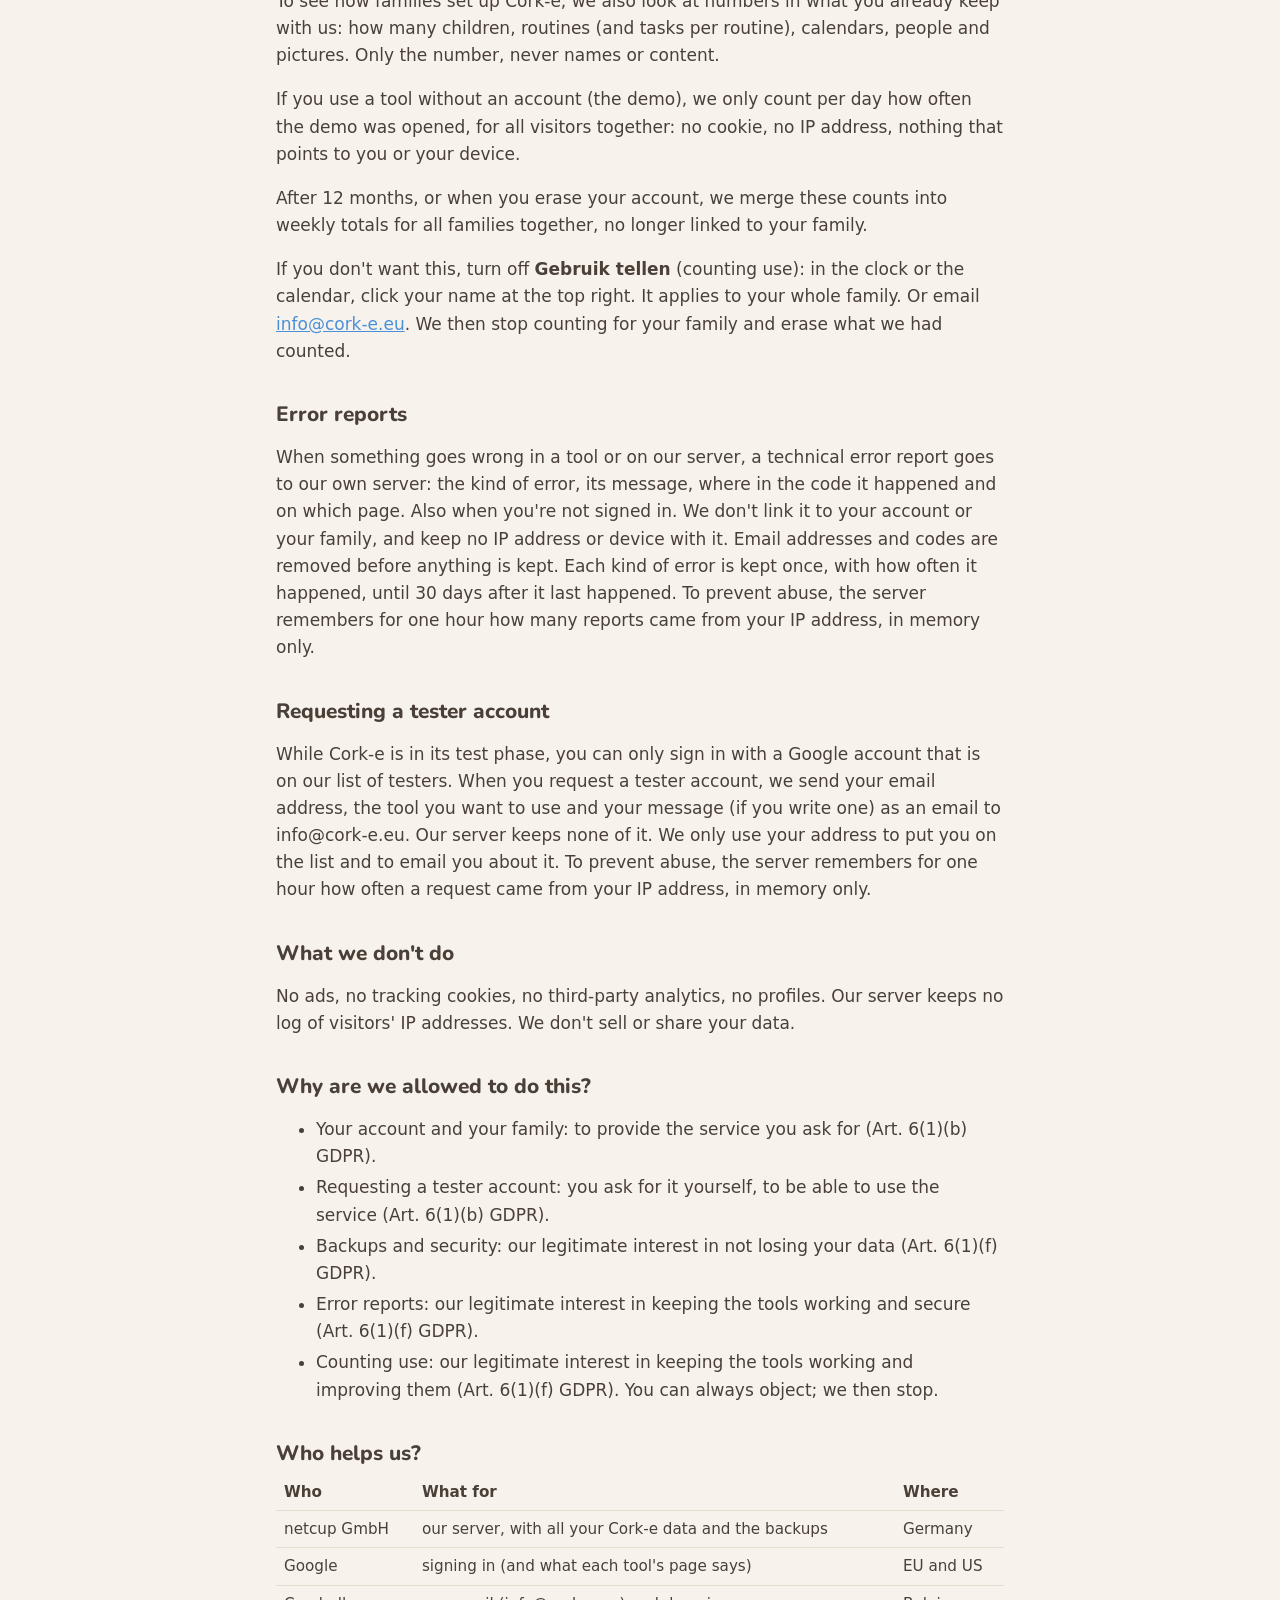
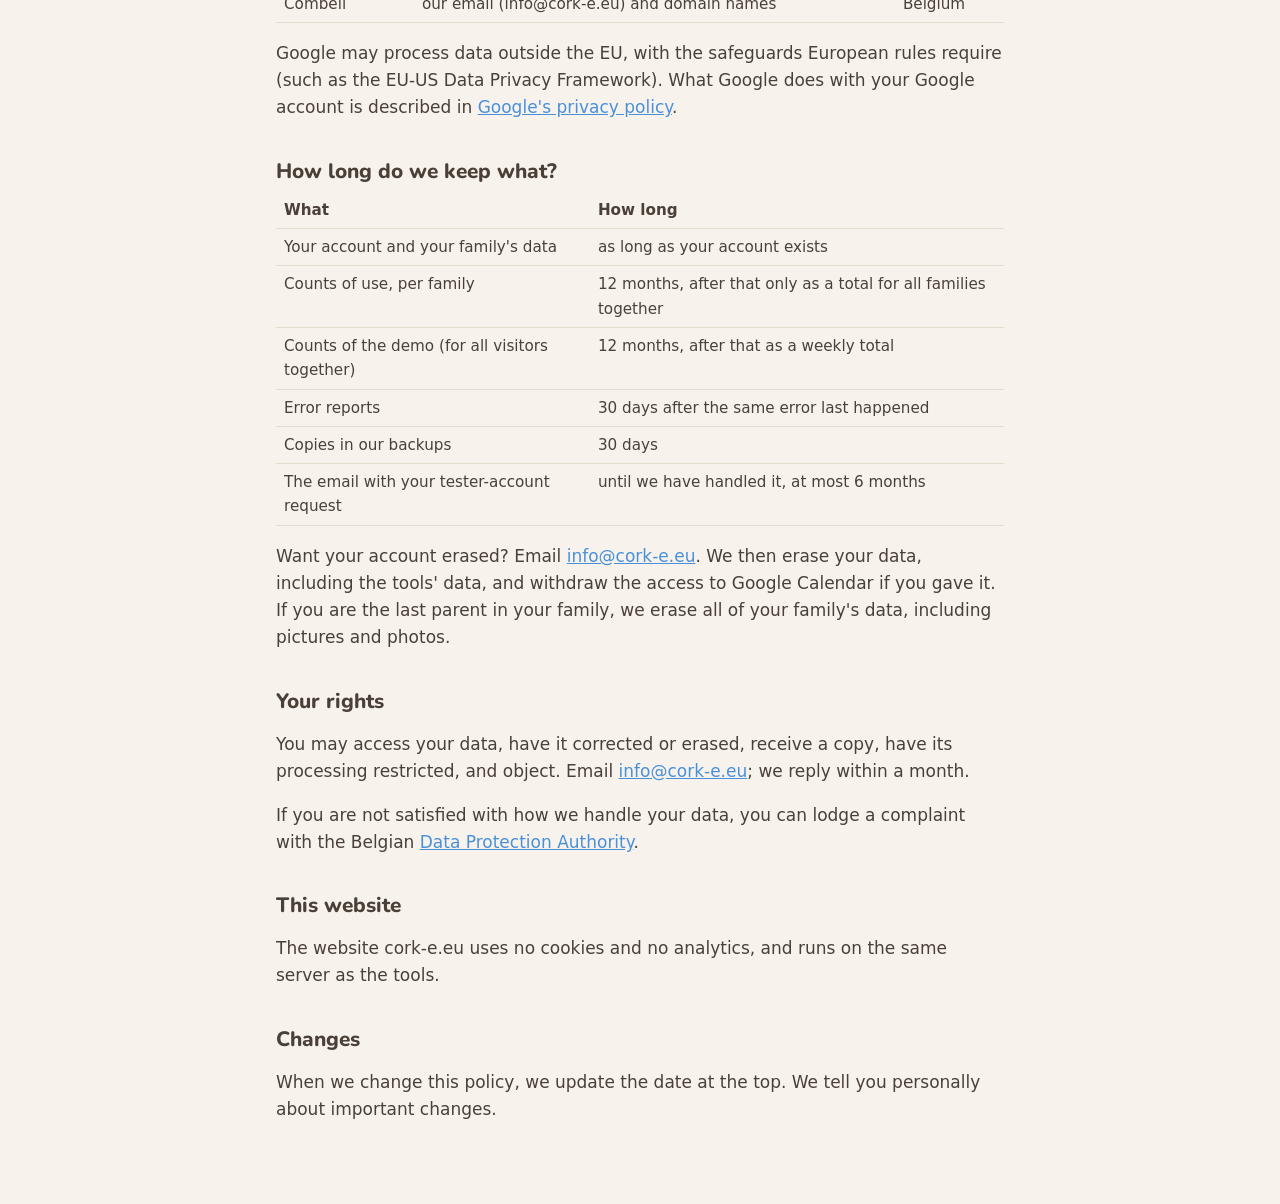
<file: site/en/privacy.html>
<!doctype html>
<html lang="en">
<head>
  <meta charset="utf-8">
  <meta name="viewport" content="width=device-width, initial-scale=1">
  <meta name="robots" content="noindex">
  <title>Privacy · Cork-e</title>
  <link rel="icon" href="/logo.svg" type="image/svg+xml">
  <link rel="alternate" hreflang="nl" href="/privacy.html">
  <link rel="stylesheet" href="/privacy.css">
</head>
<body>
<main>
  <p class="top"><a href="/privacy.html">Nederlands</a></p>
  <h1>Cork-e privacy policy</h1>
  <p class="updated">Your account and your family · last updated 3 November 2026</p>

  <p>This policy covers what all Cork-e tools share: your account and your family. What
    each tool stores on top of that is on its own page:</p>
  <ul class="tools">
    <li><a href="/en/privacy-klok.html">Cork-e Klok</a>: the routine clock</li>
    <li><a href="/en/privacy-kalender.html">Cork-e Kalender</a>: calendar sheets from Google Calendar</li>
  </ul>

  <div class="summary">
    <h2>In short</h2>
    <ul>
      <li>We only store what the tools need to work.</li>
      <li>Everything is on our own server in Germany.</li>
      <li>No ads, no tracking cookies, no third-party analytics. We count how often each family
        uses the tools, on our own server, and you can have that stopped. We don't sell or
        share anything.</li>
      <li>One email to <a href="mailto:info@cork-e.eu">info@cork-e.eu</a> is enough to have everything erased.</li>
    </ul>
  </div>

  <h2>Who is responsible?</h2>
  <p>Cork-e is a project by Jessa Bekker, Belgium. Cork-e is still in development and is
    being tested with a small group of families. For any privacy question:
    <a href="mailto:info@cork-e.eu">info@cork-e.eu</a>.</p>

  <h2>Your account</h2>
  <p>You sign in with your Google account. Google then gives us your name, your email
    address and a fixed identifier of your Google account. We use these to recognise you.
    We get no access to your password or your email.</p>
  <p>After you sign in, we set one cookie that keeps you signed in (at most 180 days).
    While you sign in, we also use a 10-minute cookie to check that Google's answer belongs
    to your request. We use no other cookies.</p>

  <h2>Your family</h2>
  <ul>
    <li>Your family's name and which parents belong to it. Another parent joins with an
      invitation code (usable once, valid for 7 days).</li>
    <li>The children you add: a name or nickname, a colour and, if you like, a birthday.
      Children have no account of their own. A nickname is enough.</li>
  </ul>
  <p>All parents in a family see and change the same data, including the tools' data.</p>

  <h2 id="gebruik">Counting use</h2>
  <p>To see whether Cork-e works as intended, we count per family and per day how often
    certain things happen: for example how often the clock or the calendar was opened, that a
    child, a routine, a calendar or a person was added, or that calendar sheets were printed
    (and which kind). We only keep the day and the number: not who did it, not which child,
    not what it contained, no time of day (except the hour a routine ran on the clock, see
    <a href="/en/privacy-klok.html#gebruik">the clock</a>) and no IP address. We set no cookie
    for this and store nothing on your device.</p>
  <p>We also count what kind of device a tool is used on, only broadly, for example "tablet,
    iPadOS" or "computer, Windows". We derive that from what your browser sends anyway; we
    only keep that kind, not what your browser sent.</p>
  <p>To see how families set up Cork-e, we also look at numbers in what you already keep
    with us: how many children, routines (and tasks per routine), calendars, people and
    pictures. Only the number, never names or content.</p>
  <p>If you use a tool without an account (the demo), we only count per day how often the
    demo was opened, for all visitors together: no cookie, no IP address, nothing that points
    to you or your device.</p>
  <p>After 12 months, or when you erase your account, we merge these counts into weekly
    totals for all families together, no longer linked to your family.</p>
  <p>If you don't want this, turn off <strong>Gebruik tellen</strong> (counting use): in the
    clock or the calendar, click your name at the top right. It applies to your whole family. Or email
    <a href="mailto:info@cork-e.eu">info@cork-e.eu</a>. We then stop counting for your family
    and erase what we had counted.</p>

  <h2 id="fouten">Error reports</h2>
  <p>When something goes wrong in a tool or on our server, a technical error report goes
    to our own server: the kind of error, its message, where in the code it happened and
    on which page. Also when you're not signed in. We don't link it to your account or
    your family, and keep no IP address or device with it. Email addresses and codes are
    removed before anything is kept. Each kind of error is kept once, with how often it
    happened, until 30 days after it last happened. To prevent abuse, the server
    remembers for one hour how many reports came from your IP address, in memory only.</p>

  <h2 id="testaccount">Requesting a tester account</h2>
  <p>While Cork-e is in its test phase, you can only sign in with a Google account that is on
    our list of testers. When you request a tester account, we send your email address, the
    tool you want to use and your message (if you write one) as an email to
    info@cork-e.eu. Our server keeps none of it. We only use your address to put you on the
    list and to email you about it. To prevent abuse, the server remembers for one hour how
    often a request came from your IP address, in memory only.</p>

  <h2>What we don't do</h2>
  <p>No ads, no tracking cookies, no third-party analytics, no profiles. Our server keeps no log of
    visitors' IP addresses. We don't sell or share your data.</p>

  <h2>Why are we allowed to do this?</h2>
  <ul>
    <li>Your account and your family: to provide the service you ask for
      (Art. 6(1)(b) GDPR).</li>
    <li>Requesting a tester account: you ask for it yourself, to be able to use the service
      (Art. 6(1)(b) GDPR).</li>
    <li>Backups and security: our legitimate interest in not losing your data
      (Art. 6(1)(f) GDPR).</li>
    <li>Error reports: our legitimate interest in keeping the tools working and secure
      (Art. 6(1)(f) GDPR).</li>
    <li>Counting use: our legitimate interest in keeping the tools working and improving
      them (Art. 6(1)(f) GDPR). You can always object; we then stop.</li>
  </ul>

  <h2>Who helps us?</h2>
  <table>
    <tr><th>Who</th><th>What for</th><th>Where</th></tr>
    <tr><td>netcup GmbH</td><td>our server, with all your Cork-e data and the backups</td><td>Germany</td></tr>
    <tr><td>Google</td><td>signing in (and what each tool's page says)</td><td>EU and US</td></tr>
    <tr><td>Combell</td><td>our email (info@cork-e.eu) and domain names</td><td>Belgium</td></tr>
  </table>
  <p>Google may process data outside the EU, with the safeguards European rules require
    (such as the EU-US Data Privacy Framework). What Google does with your Google account
    is described in <a href="https://policies.google.com/privacy">Google's privacy policy</a>.</p>

  <h2>How long do we keep what?</h2>
  <table>
    <tr><th>What</th><th>How long</th></tr>
    <tr><td>Your account and your family's data</td><td>as long as your account exists</td></tr>
    <tr><td>Counts of use, per family</td><td>12 months, after that only as a total for all families together</td></tr>
    <tr><td>Counts of the demo (for all visitors together)</td><td>12 months, after that as a weekly total</td></tr>
    <tr><td>Error reports</td><td>30 days after the same error last happened</td></tr>
    <tr><td>Copies in our backups</td><td>30 days</td></tr>
    <tr><td>The email with your tester-account request</td><td>until we have handled it, at most 6 months</td></tr>
  </table>
  <p>Want your account erased? Email <a href="mailto:info@cork-e.eu">info@cork-e.eu</a>.
    We then erase your data, including the tools' data, and withdraw the access to Google
    Calendar if you gave it. If you are the last parent in your family, we erase all of
    your family's data, including pictures and photos.</p>

  <h2>Your rights</h2>
  <p>You may access your data, have it corrected or erased, receive a copy, have its
    processing restricted, and object. Email <a href="mailto:info@cork-e.eu">info@cork-e.eu</a>;
    we reply within a month.</p>
  <p>If you are not satisfied with how we handle your data, you can lodge a complaint with
    the Belgian <a href="https://www.dataprotectionauthority.be">Data Protection Authority</a>.</p>

  <h2>This website</h2>
  <p>The website cork-e.eu uses no cookies and no analytics, and runs on the same server
    as the tools.</p>

  <h2>Changes</h2>
  <p>When we change this policy, we update the date at the top. We tell you personally
    about important changes.</p>
</main>
</body>
</html>
</file>
<file: style.css>
@font-face {
  font-family: "Nunito";
  src: url("/fonts/Nunito-ExtraBold.ttf") format("truetype");
  font-weight: 800;
  font-display: swap;
}

/* Palette shared with KinderKlok (lib/theme.dart). */
:root {
  --bg: #f7f3ec;
  --ink: #4a4038;
  --coral: #e8604c;
}

body {
  margin: 0;
  min-height: 100vh;
  display: grid;
  place-items: center;
  background: var(--bg);
  color: var(--ink);
  font-family: "Nunito", system-ui, sans-serif;
}

main {
  display: flex;
  flex-direction: column;
  align-items: center;
  gap: 16px;
  padding: 24px;
}

.logo { width: 120px; height: 120px; }

.wordmark {
  margin: 0;
  font-size: 2.5rem;
  font-weight: 800;
  letter-spacing: -0.01em;
}
.wordmark span { color: var(--coral); }

.privacy { color: var(--ink); opacity: 0.6; font-family: system-ui, sans-serif; font-size: 0.9rem; }
</file>
<file: privacy.css>
/* Privacy policy pages (privacy.html, en/privacy.html). Palette shared with KinderKlok. */
@font-face {
  font-family: "Nunito";
  src: url("/fonts/Nunito-ExtraBold.ttf") format("truetype");
  font-weight: 800;
  font-display: swap;
}

:root {
  --bg: #f7f3ec;
  --paper: #fffcf6;
  --ink: #4a4038;
  --soft: #7a6d61;
  --line: #e6dccd;
  --link: #4a90d9;
}

* { box-sizing: border-box; }

body {
  margin: 0;
  background: var(--bg);
  color: var(--ink);
  font-family: system-ui, sans-serif;
  font-size: 17px;
  line-height: 1.6;
}

main { max-width: 760px; margin: 0 auto; padding: 16px 16px 64px; }
a { color: var(--link); }
.top { text-align: right; margin: 0; font-size: 0.95rem; }
h1, h2 { font-family: "Nunito", system-ui, sans-serif; font-weight: 800; line-height: 1.25; }
h1 { font-size: 2rem; margin: 8px 0 4px; }
h2 { font-size: 1.3rem; margin: 36px 0 8px; }
h3 { font-size: 1.05rem; margin: 24px 0 4px; }
.updated { color: var(--soft); margin-top: 0; }
.summary {
  background: var(--paper);
  border: 1px solid var(--line);
  border-radius: 14px;
  padding: 4px 20px 8px;
  margin: 20px 0 8px;
}
.summary h2 { margin-top: 12px; }
li { margin-bottom: 4px; }
code { font-size: 0.85em; background: var(--paper); padding: 1px 4px; border-radius: 4px; }
table { border-collapse: collapse; width: 100%; margin: 8px 0; font-size: 0.95rem; }
th, td { text-align: left; vertical-align: top; padding: 6px 8px; border-bottom: 1px solid var(--line); }
th { font-weight: 700; }
</file>
